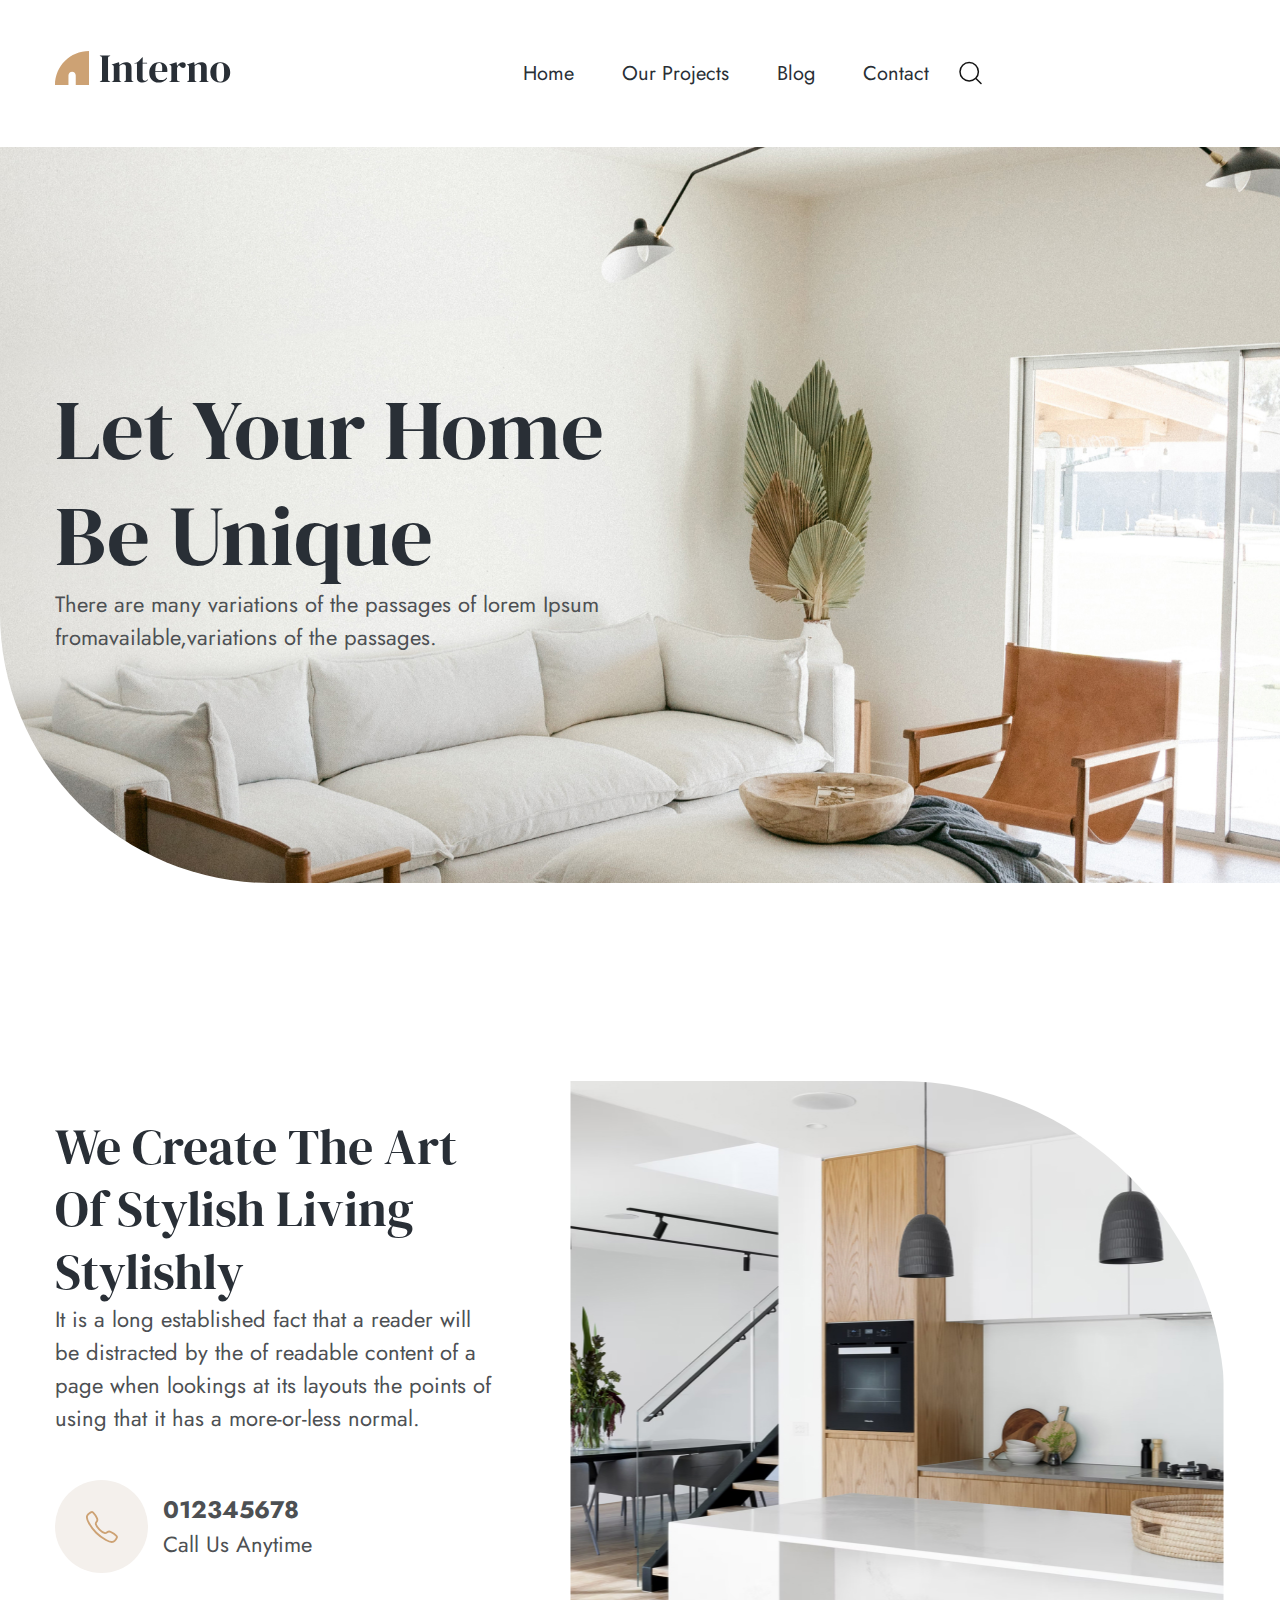
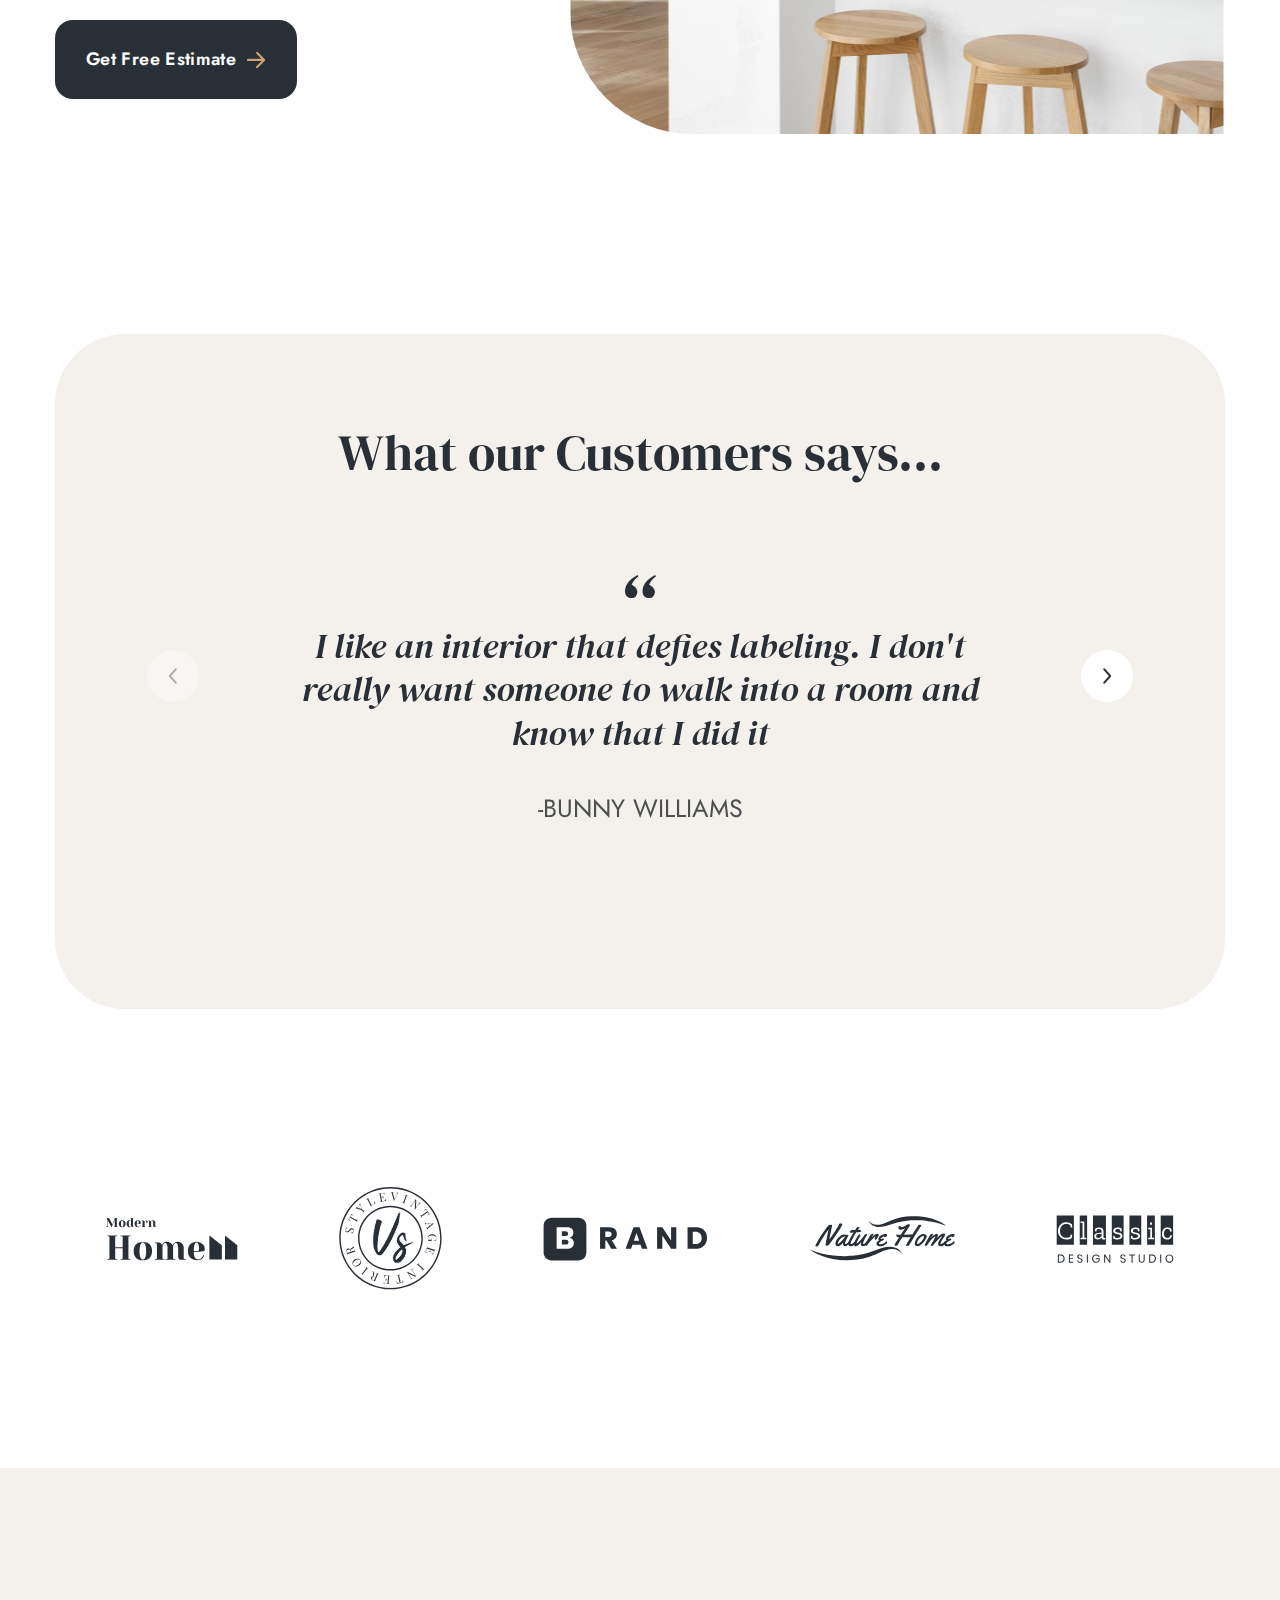
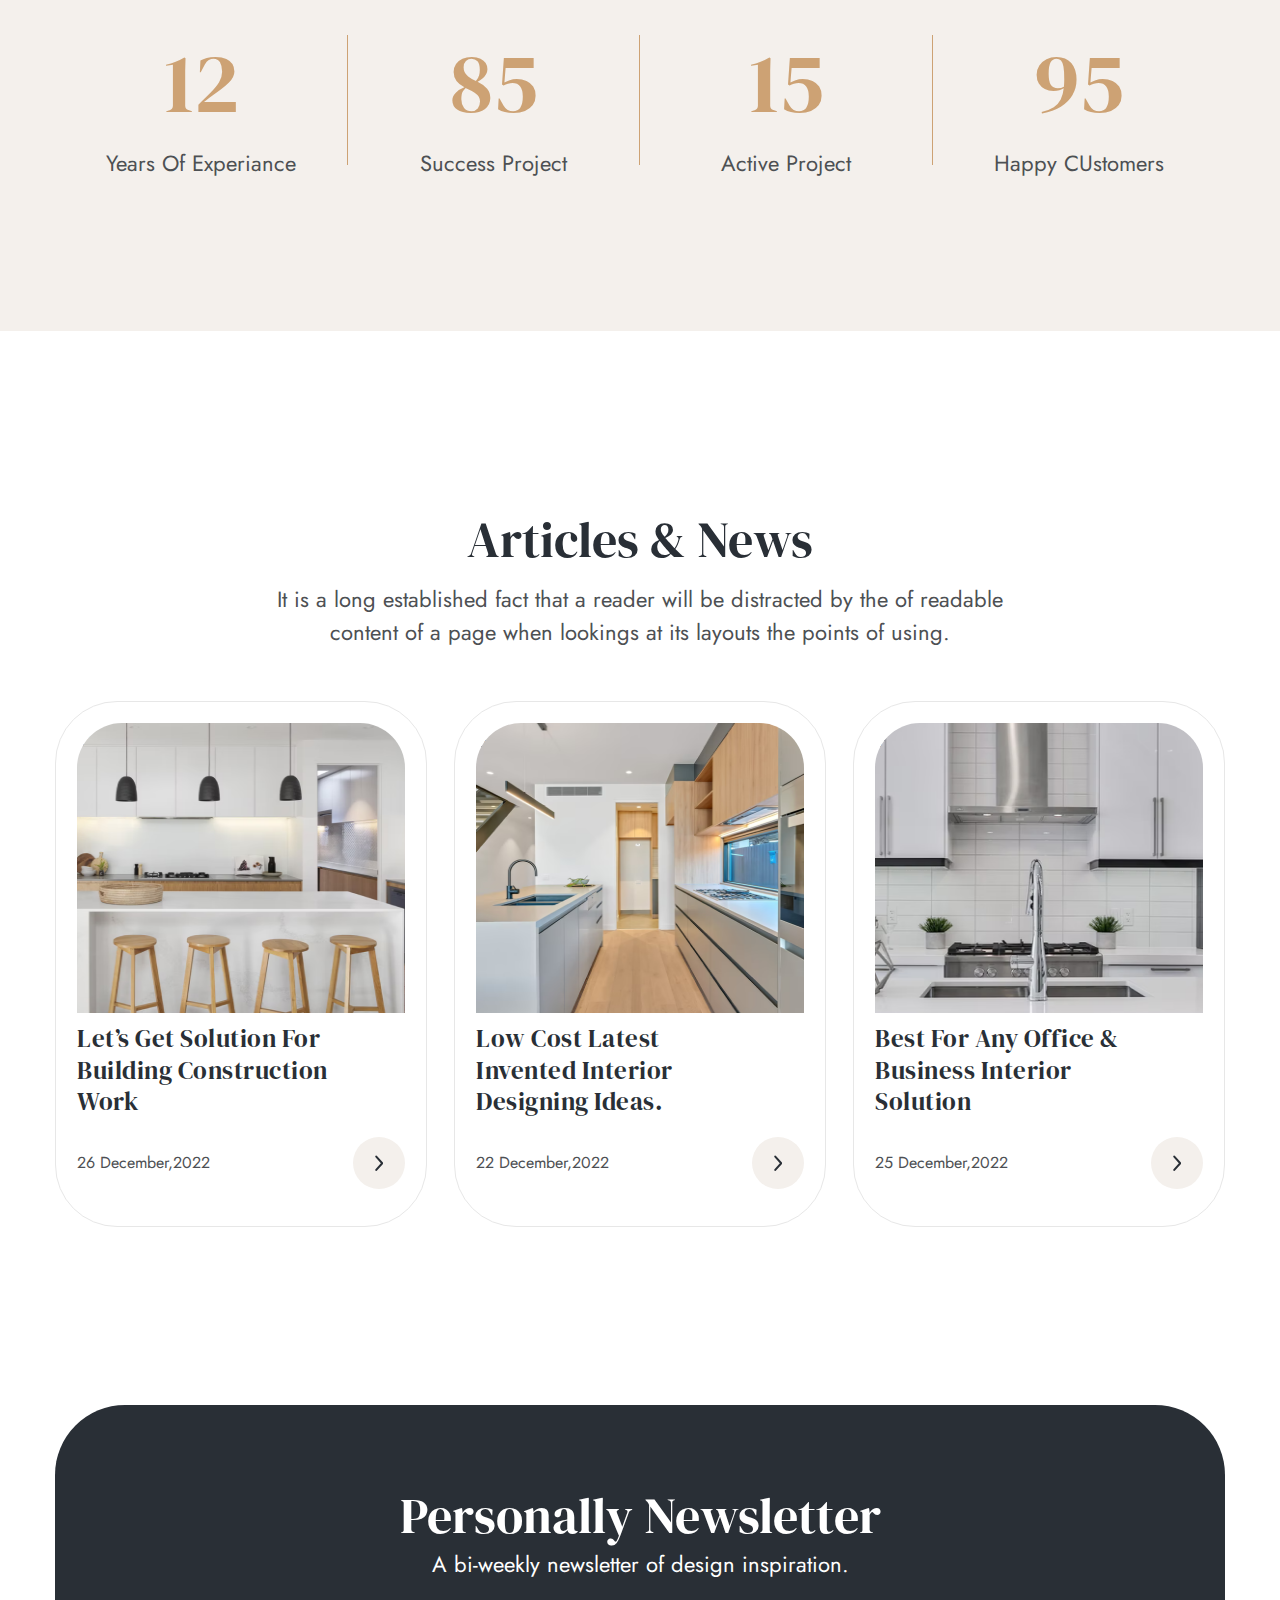
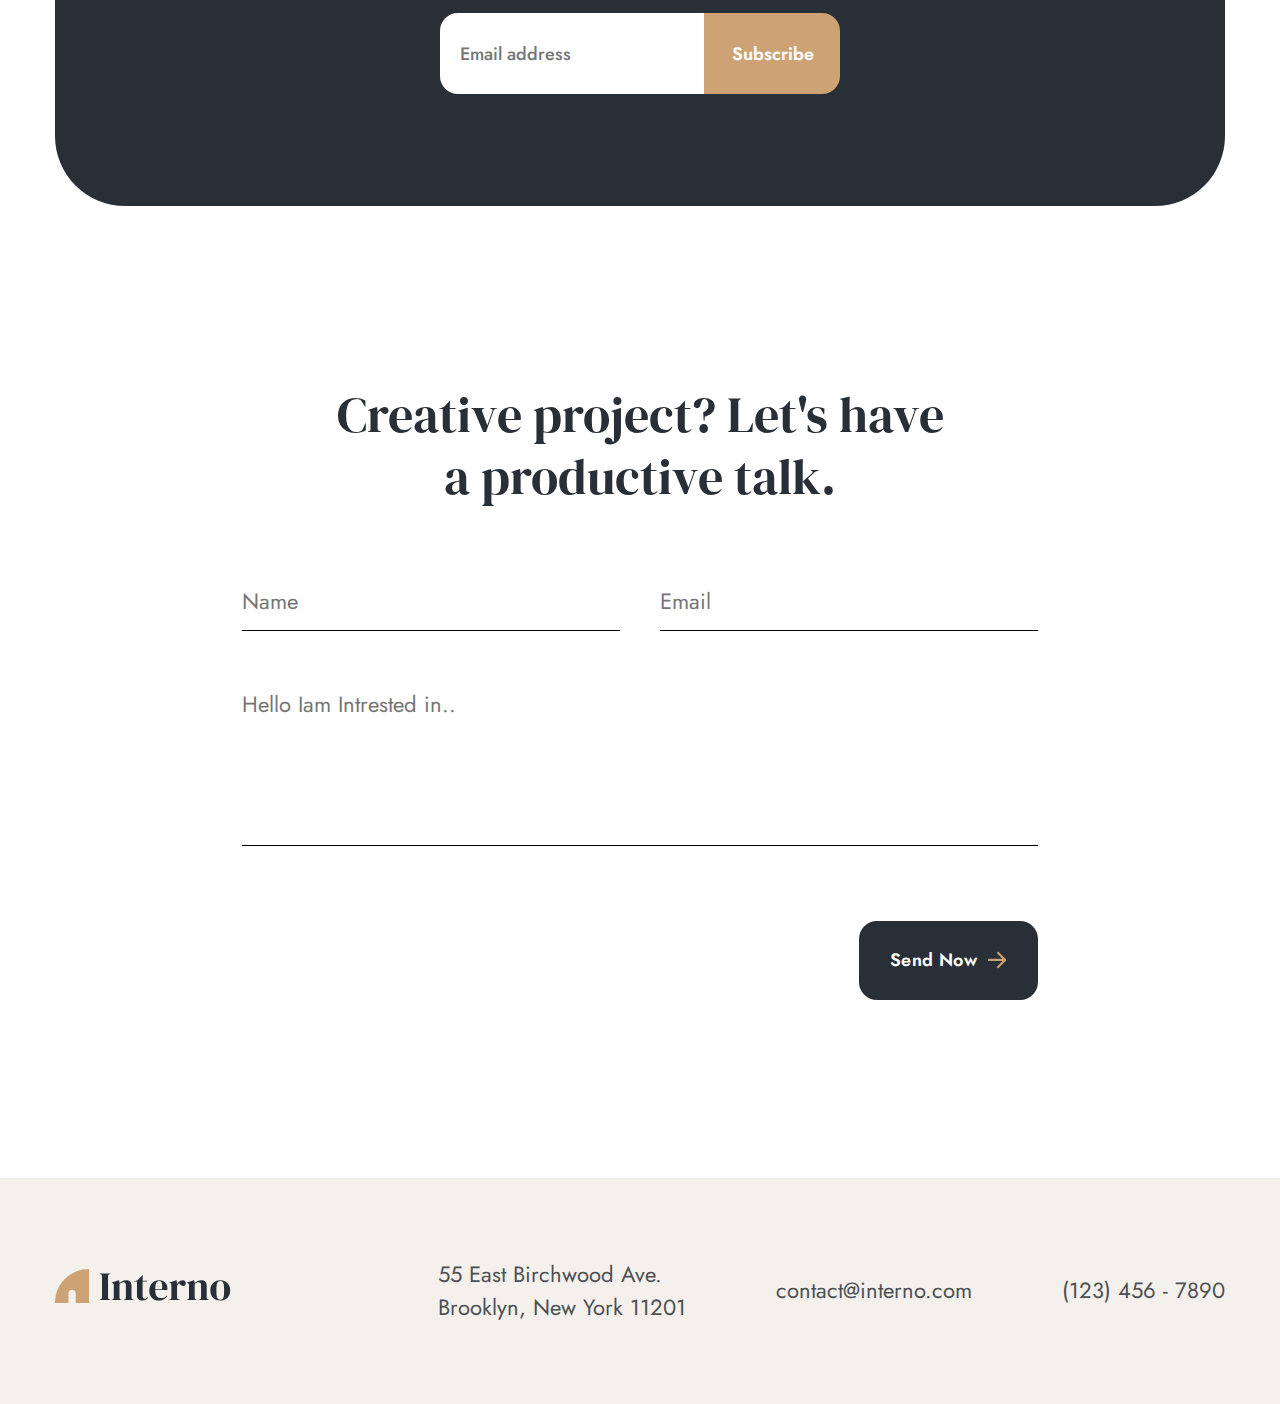
<file: index.html>
<!DOCTYPE html>
<html lang="en">
<head>
    <meta charset="UTF-8">
    <meta http-equiv="X-UA-Compatible" content="IE=edge">
    <meta name="viewport" content="width=device-width, initial-scale=1.0">
    <title>Interno</title>
    <link rel="stylesheet" href="css/swiper-bundle.min.css"/>
    <link rel="stylesheet" href="./css/style.css">
</head>
<body>
    <!-- Block Header -->
    <header>
        <div class="container">
            <div class="header">
                <a href="index.html" class="logo">
                    <img src="./images/main.logo.svg" alt="Interno">
                </a>
                <nav>
                    <ul class="header_nav">
                        <li class="header_item">
                            <a href="index.html" class="header_link">Home</a>
                        </li>
                        <li class="header_item">
                            <a href="portfolio.html" class="header_link">Our Projects</a>
                        </li>
                        <li class="header_item">
                            <a href="blog.html" class="header_link">Blog</a>
                        </li>
                        <li class="header_item">
                            <a href="contact.html" class="header_link">Contact</a>
                        </li>
                        <li class="header_item">
                            <button class="header_vector" onclick="openModal()">
                                <img src="./images/vector.h.svg" alt="">
                            </button>
                        </li>
                    </ul>
                </nav>
                <button class="header__menu" onclick="openModalMenu()"></button>
            </div>
        </div>
    </header>
    <!-- First Page -->
    <div class="hero">
        <img class="hero_img" src="./images/main.bg.jpg" alt="bg">
        <div class="container">
            <h1 class="hero_title">Let Your Home Be Unique</h1>
            <p class="hero_text">There are many variations of the passages of lorem Ipsum fromavailable,variations of the passages.</p>
        </div>
    </div>
    <div class="container">
        <div class="about">
            <div class="about_text">
                <h2 class="title">We Create The&nbsp;Art Of&nbsp;Stylish Living Stylishly</h2>
                <p>It is a long established fact that a reader will be distracted by the of readable content of a page
                    when lookings at its layouts the points of using
                    that it has a more-or-less normal.</p>
                <div class="about-call">
                    <div class="about-call_icon"></div>
                    <div class="about-call_text">
                        <p>012345678</p>
                        <p>Call Us Anytime</p>
                    </div>
                </div>
                <a href="#" class="btn-primary">Get Free Estimate</a>
            </div>
            <div class="about_thumb">
                <img src="./images/second.bg.jpg" alt="" class="about_img">
            </div>
        </div>
        <!-- Swiper -->
        <div class="swiper swiper-feedback">
            <div class="swiper-wrapper">
                <div class="swiper-slide swiper-feedback_slide">
                    <h2 class="title">What our Customers says...</h2>
                    <p class="swiper-feedback_text">I like an interior that defies labeling. I don't really want someone to walk into a room and know that I did it</p>
                    <span class="swiper-feedback_author">-Bunny Williams</span>
                </div>
                <div class="swiper-slide swiper-feedback_slide">
                <h2 class="title">What our Customers says...</h2>
                <p class="swiper-feedback_text">I like an interior that defies labeling. I don't really want someone to walk into a room and know that I did it</p>
                <span class="swiper-feedback_author">-Bunny Williams</span>
                </div>
            </div>
            <div class="swiper-button-next swiper-feedback_next"></div>
            <div class="swiper-button-prev swiper-feedback_prev"></div>
        </div>  
    </div>
    <div class="page">
        <div class="container">
            <div class="brands">
                <img src="./images/brands/clientlogo.01.svg" alt="Home">
                <img src="./images/brands/clientlogo.02.svg" alt="Stylevintage">
                <img src="./images/brands/clientlogo.03.svg" alt="Brand">
                <img src="./images/brands/clientlogo.04.svg" alt="Nature Home">
                <img src="./images/brands/clientlogo.05.svg" alt="Classic">
            </div>
        </div>
    </div>
    <div class="stat bg">
        <div class="container">
            <div class="stats">
                <div class="stats_item"><p><span>12</span>Years Of Experiance</p></div>
                <div class="stats_item"><p><span>85</span>Success Project</p></div>
                <div class="stats_item"><p><span>15</span>Active Project</p></div>
                <div class="stats_item"><p><span>95</span>Happy CUstomers</p></div>
            </div>
        </div>
    </div>
    <div class="page article">
        <div class="container">
            <h2 class="title article_title">Articles & News</h2>
            <p class="article_text">It is a long established fact that a reader will be distracted by the of readable content of a page when lookings at its layouts the points of using.</p>
            <div class="articles">
            <article class="articles_item">
                <div class="articles_thumb">
                    <img  class="articles_img" src="./images/articles.item01.png" alt="">
                    <span class="articles_tag">Kitchan Design</span>
                </div>
                <h3 class="articles_title">
                    <a href="">Let’s Get Solution For Building Construction Work</a>
                </h3>
                <div class="articles_info">
                    <span class="articles_date">26 December,2022</span>
                    <a href="#" class="articles_link"></a>
                </div>
            </article>
            <article class="articles_item">
                <div class="articles_thumb">
                    <img  class="articles_img" src="./images/articles.item02.png" alt="">
                    <span class="articles_tag">Living Design</span>
                </div>
                <h3 class="articles_title">
                    <a href="">Low Cost Latest Invented Interior Designing Ideas.</a>
                </h3>
                <div class="articles_info">
                    <span class="articles_date">22 December,2022</span>
                    <a href="#" class="articles_link"></a>
                </div>
            </article>
            <article class="articles_item">
                <div class="articles_thumb">
                    <img  class="articles_img" src="./images/articles.item03.png" alt="">
                    <span class="articles_tag">Interior Design</span>
                </div>
                <h3 class="articles_title">
                    <a href="">Best For Any Office & Business Interior Solution</a>
                </h3>
                <div class="articles_info">
                    <span class="articles_date">25 December,2022</span>
                    <a href="#" class="articles_link"></a>
                </div>
            </article>
            </div>
        </div>
    </div>
    <!-- Block Forms -->
    <section>
        <div class="container">
            <div class="subscribe">
                <h2 class="title">Personally Newsletter</h2>
                <p>A bi-weekly newsletter of design inspiration.</p>
                <div class="subscribe-box">
                    <input class="subscribe-box_input" type="email" placeholder="Email address">
                    <button class="subscribe-box_btn" type="submit">Subscribe</button>
                </div>
            </div>
        </div>
    </section>
    <section class="page contact">
        <div class="container">
            <h2 class="title">Creative project? Let's have a&nbsp;productive talk.</h2>
            <form class="contact_form">
                <input type="text" class="contact-form_input" placeholder="Name">
                <input type="email" class="contact-form_input" placeholder="Email">
                <textarea class="contact-form_textarea" placeholder="Hello Iam Intrested in.. "></textarea>
                <div class="contact-form_btn">
                    <a href="#" class="btn-primary">Send Now</a>
                </div>
            </form>
        </div>
    </section>
    <!-- Block Footer -->
    <footer class="bg">
        <div class="container">
            <div class="footer">
                <a href="#" class="logo">
                    <img src="./images/main.logo.svg" alt="Interno">
                </a>
                <div class="footer_info">
                    <p class="footer_address">
                        55 East Birchwood Ave.<br>Brooklyn, New York 11201
                    </p>
                    <a href="mailto:contact@interno.com">
                        contact@interno.com
                    </a>
                    <a href="tel:+1234567890">
                        (123) 456 - 7890
                    </a>
                </div>
            </div>
        </div>
    </footer>
    <!-- Search Menu -->
    <div class="overlay" id="overlay">
        <div class="modal-search">
            <div class="container">
                <div class="modal-search_content">
                    <input type="text" placeholder="Search" class="modal-search_input">
                    <button type="submit" class="modal-search_btn"></button>
                    <button type="button" class="modal-search_close" onclick="closeModal() "></button>
                </div>
            </div>
        </div>
    </div>
    <div class="overlay" id="overlayMenu">
        <div class="modal">
            <div class="container">
                <div class="modal_content">
                    <nav>
                        <ul class="header_nav">
                            <li class="header_item">
                                <a href="index.html" class="header_link">Home</a>
                            </li>
                            <li class="header_item">
                                <a href="portfolio.html" class="header_link">Our Projects</a>
                            </li>
                            <li class="header_item">
                                <a href="blog.html" class="header_link">Blog</a>
                            </li>
                            <li class="header_item">
                                <a href="contact.html" class="header_link">Contact</a>
                            </li>
                        </ul>
                    </nav>
                </div>
                <button type="button" class="modal_close" onclick="closeModalMenu()"></button>
            </div>
        </div>
    </div>
    <script src="script/swiper-bundle.min.js"></script> 
    <script src="script/script.js"></script>
</body>
</html>
</file>
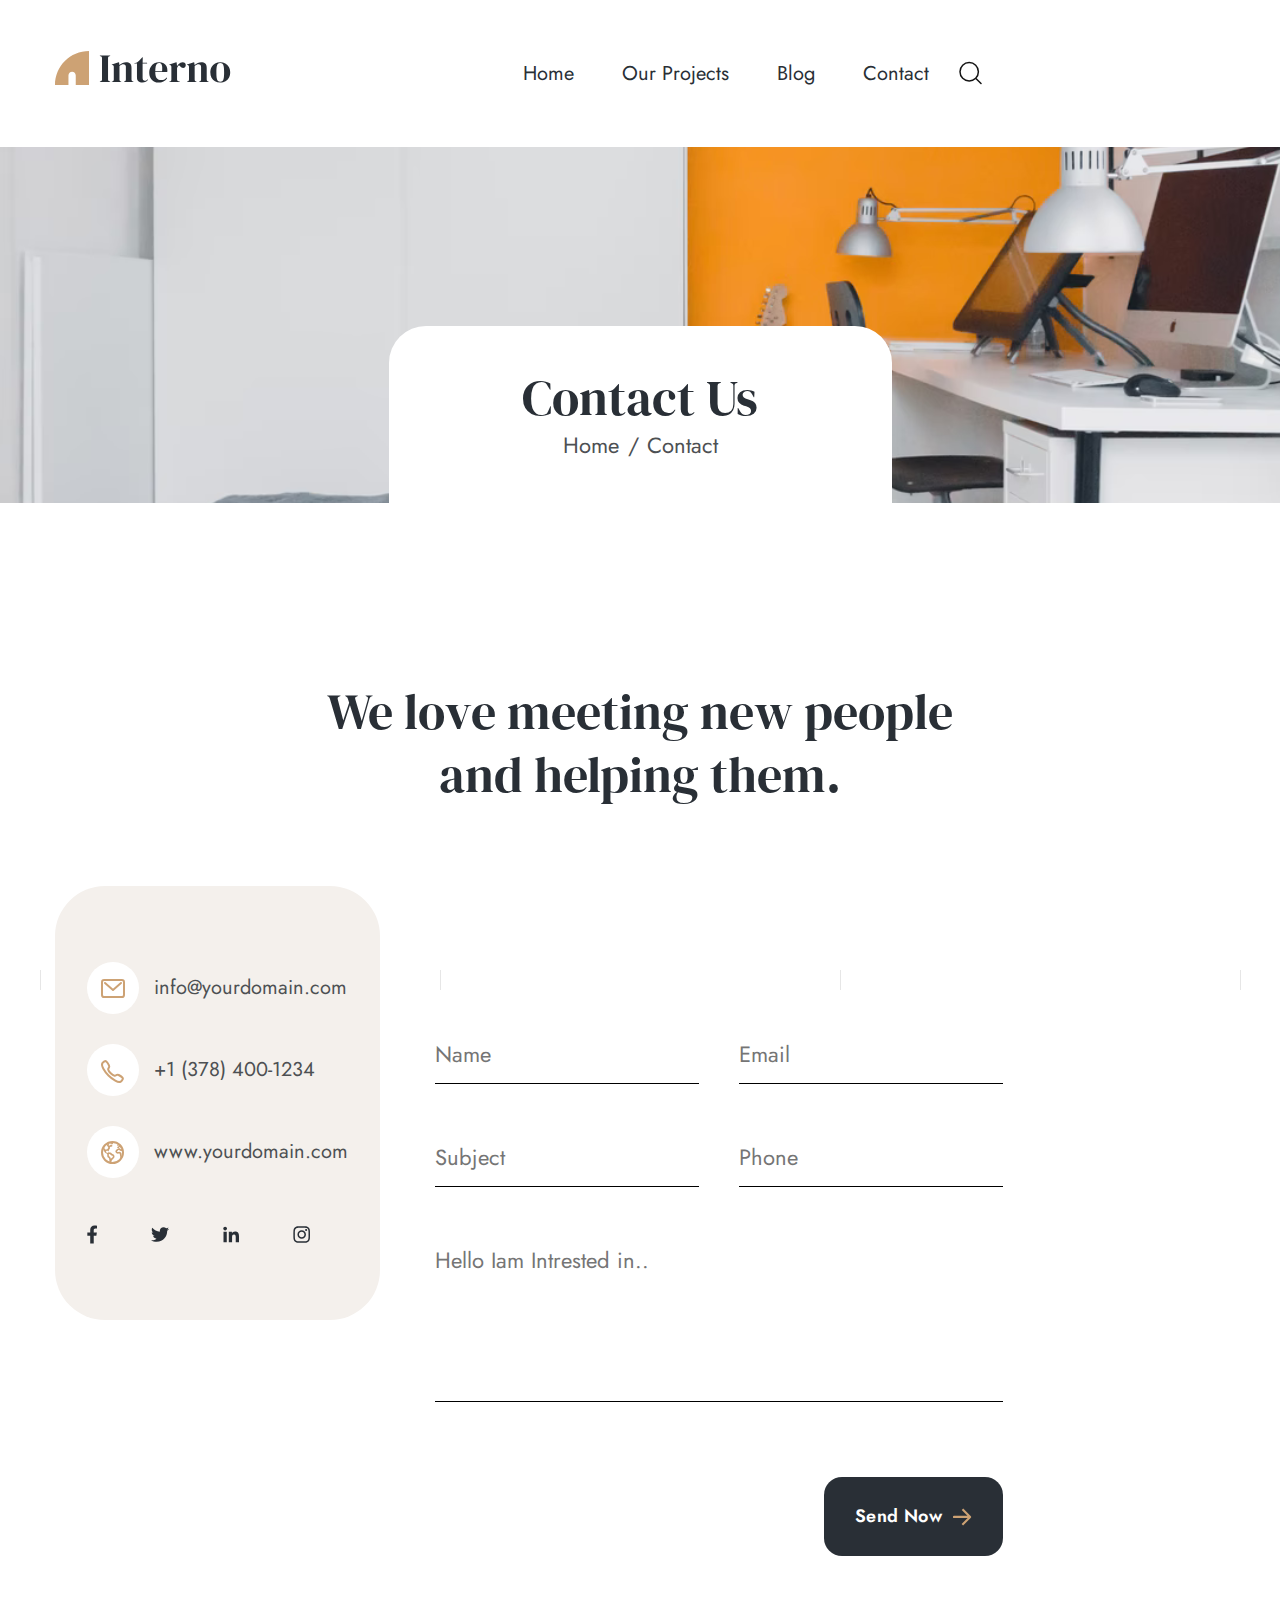
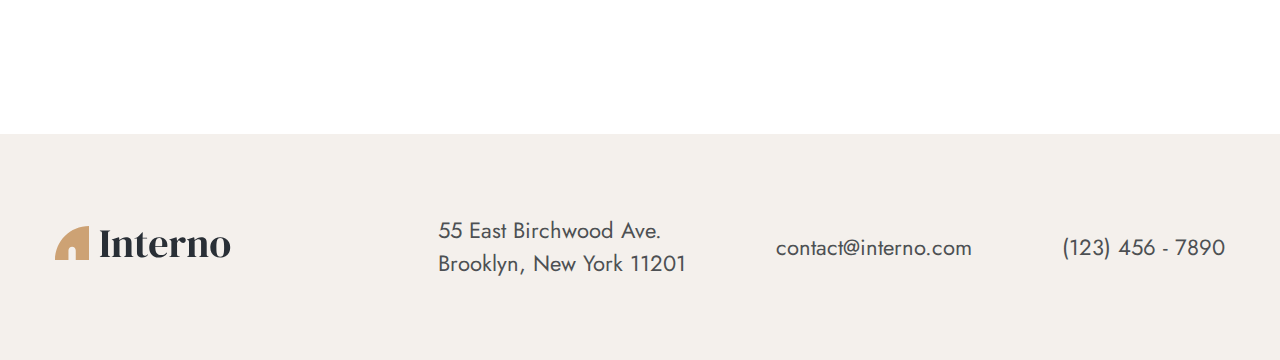
<file: contact.html>
<!DOCTYPE html>
<html lang="en">
<head>
    <meta charset="UTF-8">
    <meta http-equiv="X-UA-Compatible" content="IE=edge">
    <meta name="viewport" content="width=device-width, initial-scale=1.0">
    <title>Interno</title>
    <link rel="stylesheet" href="css/swiper-bundle.min.css"/>
    <link rel="stylesheet" href="./css/style.css">
</head>
<body>
    <!-- Block Header -->
    <header>
        <div class="container">
            <div class="header">
                <a href="index.html" class="logo">
                    <img src="./images/main.logo.svg" alt="Interno">
                </a>
                <nav>
                    <ul class="header_nav">
                        <li class="header_item">
                            <a href="index.html" class="header_link">Home</a>
                        </li>
                        <li class="header_item">
                            <a href="portfolio.html" class="header_link">Our Projects</a>
                        </li>
                        <li class="header_item">
                            <a href="blog.html" class="header_link">Blog</a>
                        </li>
                        <li class="header_item">
                            <a href="contact.html" class="header_link">Contact</a>
                        </li>
                        <li class="header_item">
                            <button class="header_vector" onclick="openModal()">
                                <img src="./images/vector.h.svg" alt="">
                            </button>
                        </li>
                    </ul>
                </nav>
                <button class="header__menu" onclick="openModalMenu()"></button>
            </div>
        </div>
    </header>
    <!-- Contacts -->
    <div class="thumb">
        <img class="thumb_img" src="./images/contact.bg2.svg" alt="" class="thumb_img">
        <div class="thumb_info">
            <h2 class="title thumb_title">Contact Us</h2>
            <ul class="breadcrumbs">
                <li><a href="">Home</a></li>
                <li>Contact</li>
            </ul>
        </div>
    </div>
    <section class="page contact">
        <div class="container">
            <h2 class="title">We love meeting new people and helping them.</h2>
            <div class="contact_box">
                <div class="contact_info">
                    <ul class="contact-list">
                        <li class="contact-list_item contact-list_email">
                            <a class="contact-list_link" href="mailto:info@yourdomain.com">info@yourdomain.com</a>
                        </li>
                        <li class="contact-list_item contact-list_tel">
                            <a class="contact-list_link" href="tel:+13784001234">+1 (378) 400-1234</a>
                        </li>
                        <li class="contact-list_item contact-list_website">
                            <a class="contact-list_link" href="www.yourdomain.com">www.yourdomain.com</a>
                        </li>
                    </ul>
                    <div class="post_social">
                        <a href="#" target="_blank">
                            <svg width="10" height="19" viewBox="0 0 10 19" fill="none">
                                <path d="M9.36719 10.625H6.73047V18.5H3.21484V10.625H0.332031V7.39062H3.21484V4.89453C3.21484 2.08203 4.90234 0.5 7.46875 0.5C8.69922 0.5 10 0.746094 10 0.746094V3.52344H8.55859C7.15234 3.52344 6.73047 4.36719 6.73047 5.28125V7.39062H9.85938L9.36719 10.625Z" fill="#292F36"/>
                            </svg>
                        </a>
                        <a href="#" target="_blank">
                            <svg width="18" height="15" viewBox="0 0 18 15" fill="none">
                                <path d="M16.1719 3.82617C16.875 3.29883 17.5078 2.66602 18 1.92773C17.3672 2.20898 16.6289 2.41992 15.8906 2.49023C16.6641 2.0332 17.2266 1.33008 17.5078 0.451172C16.8047 0.873047 15.9961 1.18945 15.1875 1.36523C14.4844 0.626953 13.5352 0.205078 12.4805 0.205078C10.4414 0.205078 8.78906 1.85742 8.78906 3.89648C8.78906 4.17773 8.82422 4.45898 8.89453 4.74023C5.83594 4.56445 3.09375 3.08789 1.26562 0.873047C0.949219 1.40039 0.773438 2.0332 0.773438 2.73633C0.773438 4.00195 1.40625 5.12695 2.42578 5.79492C1.82812 5.75977 1.23047 5.61914 0.738281 5.33789V5.37305C0.738281 7.16602 2.00391 8.64258 3.69141 8.99414C3.41016 9.06445 3.05859 9.13477 2.74219 9.13477C2.49609 9.13477 2.28516 9.09961 2.03906 9.06445C2.49609 10.541 3.86719 11.5957 5.48438 11.6309C4.21875 12.6152 2.63672 13.2129 0.914062 13.2129C0.597656 13.2129 0.316406 13.1777 0.0351562 13.1426C1.65234 14.1973 3.58594 14.7949 5.69531 14.7949C12.4805 14.7949 16.1719 9.20508 16.1719 4.31836C16.1719 4.14258 16.1719 4.00195 16.1719 3.82617Z" fill="#292F36"/>
                            </svg>
                        </a>
                        <a href="#" target="_blank">
                            <svg width="16" height="17" viewBox="0 0 16 17" fill="none">
                                <path d="M3.76562 16.3574V5.8457H0.496094V16.3574H3.76562ZM2.11328 4.43945C3.16797 4.43945 4.01172 3.56055 4.01172 2.50586C4.01172 1.48633 3.16797 0.642578 2.11328 0.642578C1.09375 0.642578 0.25 1.48633 0.25 2.50586C0.25 3.56055 1.09375 4.43945 2.11328 4.43945ZM15.9648 16.3574H16V10.5918C16 7.7793 15.3672 5.59961 12.0625 5.59961C10.4805 5.59961 9.42578 6.47852 8.96875 7.28711H8.93359V5.8457H5.80469V16.3574H9.07422V11.1543C9.07422 9.7832 9.32031 8.48242 11.0078 8.48242C12.6953 8.48242 12.7305 10.0293 12.7305 11.2598V16.3574H15.9648Z" fill="#292F36"/>
                            </svg>              
                        </a>
                        <a href="#" target="_blank">
                            <svg width="17" height="17" viewBox="0 0 17 17" fill="none">
                                <path d="M8.70605 4.21387C6.33105 4.21387 4.43848 6.14355 4.43848 8.48145C4.43848 10.8564 6.33105 12.749 8.70605 12.749C11.0439 12.749 12.9736 10.8564 12.9736 8.48145C12.9736 6.14355 11.0439 4.21387 8.70605 4.21387ZM8.70605 11.2646C7.18457 11.2646 5.92285 10.04 5.92285 8.48145C5.92285 6.95996 7.14746 5.73535 8.70605 5.73535C10.2275 5.73535 11.4521 6.95996 11.4521 8.48145C11.4521 10.04 10.2275 11.2646 8.70605 11.2646ZM14.124 4.06543C14.124 3.50879 13.6787 3.06348 13.1221 3.06348C12.5654 3.06348 12.1201 3.50879 12.1201 4.06543C12.1201 4.62207 12.5654 5.06738 13.1221 5.06738C13.6787 5.06738 14.124 4.62207 14.124 4.06543ZM16.9443 5.06738C16.8701 3.73145 16.5732 2.54395 15.6084 1.5791C14.6436 0.614258 13.4561 0.317383 12.1201 0.243164C10.7471 0.168945 6.62793 0.168945 5.25488 0.243164C3.91895 0.317383 2.76855 0.614258 1.7666 1.5791C0.801758 2.54395 0.504883 3.73145 0.430664 5.06738C0.356445 6.44043 0.356445 10.5596 0.430664 11.9326C0.504883 13.2686 0.801758 14.4189 1.7666 15.4209C2.76855 16.3857 3.91895 16.6826 5.25488 16.7568C6.62793 16.8311 10.7471 16.8311 12.1201 16.7568C13.4561 16.6826 14.6436 16.3857 15.6084 15.4209C16.5732 14.4189 16.8701 13.2686 16.9443 11.9326C17.0186 10.5596 17.0186 6.44043 16.9443 5.06738ZM15.1631 13.3799C14.9033 14.1221 14.3096 14.6787 13.6045 14.9756C12.4912 15.4209 9.89355 15.3096 8.70605 15.3096C7.48145 15.3096 4.88379 15.4209 3.80762 14.9756C3.06543 14.6787 2.50879 14.1221 2.21191 13.3799C1.7666 12.3037 1.87793 9.70605 1.87793 8.48145C1.87793 7.29395 1.7666 4.69629 2.21191 3.58301C2.50879 2.87793 3.06543 2.32129 3.80762 2.02441C4.88379 1.5791 7.48145 1.69043 8.70605 1.69043C9.89355 1.69043 12.4912 1.5791 13.6045 2.02441C14.3096 2.28418 14.8662 2.87793 15.1631 3.58301C15.6084 4.69629 15.4971 7.29395 15.4971 8.48145C15.4971 9.70605 15.6084 12.3037 15.1631 13.3799Z" fill="#292F36"/>
                            </svg>                                    
                        </a>
                    </div>
                </div>
                <div class="contact_form">
                    <form class="contact_form">
                        <input type="text" class="contact-form_input" placeholder="Name">
                        <input type="email" class="contact-form_input" placeholder="Email">
                        <input type="text" class="contact-form_input" placeholder="Subject">
                        <input type="tel" class="contact-form_input" placeholder="Phone">
                        <textarea class="contact-form_textarea" placeholder="Hello Iam Intrested in.."></textarea>
                        <div class="contact-form_btn">
                            <a href="#" class="btn-primary">Send Now</a>
                        </div>
                    </form>
                </div>
            </div>
        </div>
    </section>
    <!-- Block Footer -->
    <footer class="bg">
        <div class="container">
            <div class="footer">
                <a href="#" class="logo">
                    <img src="./images/main.logo.svg" alt="Interno">
                </a>
                <div class="footer_info">
                    <p class="footer_address">
                        55 East Birchwood Ave.<br>Brooklyn, New York 11201
                    </p>
                    <a href="mailto:contact@interno.com">
                        contact@interno.com
                    </a>
                    <a href="tel:+1234567890">
                        (123) 456 - 7890
                    </a>
                </div>
            </div>
        </div>
    </footer>
    <div class="overlay" id="overlayMenu">
        <div class="modal">
            <div class="container">
                <div class="modal_content">
                    <nav>
                        <ul class="header_nav">
                            <li class="header_item">
                                <a href="index.html" class="header_link">Home</a>
                            </li>
                            <li class="header_item">
                                <a href="portfolio.html" class="header_link">Our Projects</a>
                            </li>
                            <li class="header_item">
                                <a href="blog.html" class="header_link">Blog</a>
                            </li>
                            <li class="header_item">
                                <a href="contact.html" class="header_link">Contact</a>
                            </li>
                        </ul>
                    </nav>
                </div>
                <button type="button" class="modal_close" onclick="closeModalMenu()"></button>
            </div>
        </div>
    </div>
    <script src="script/swiper-bundle.min.js"></script> 
    <script src="script/script.js"></script>
</body>
</html>
</file>
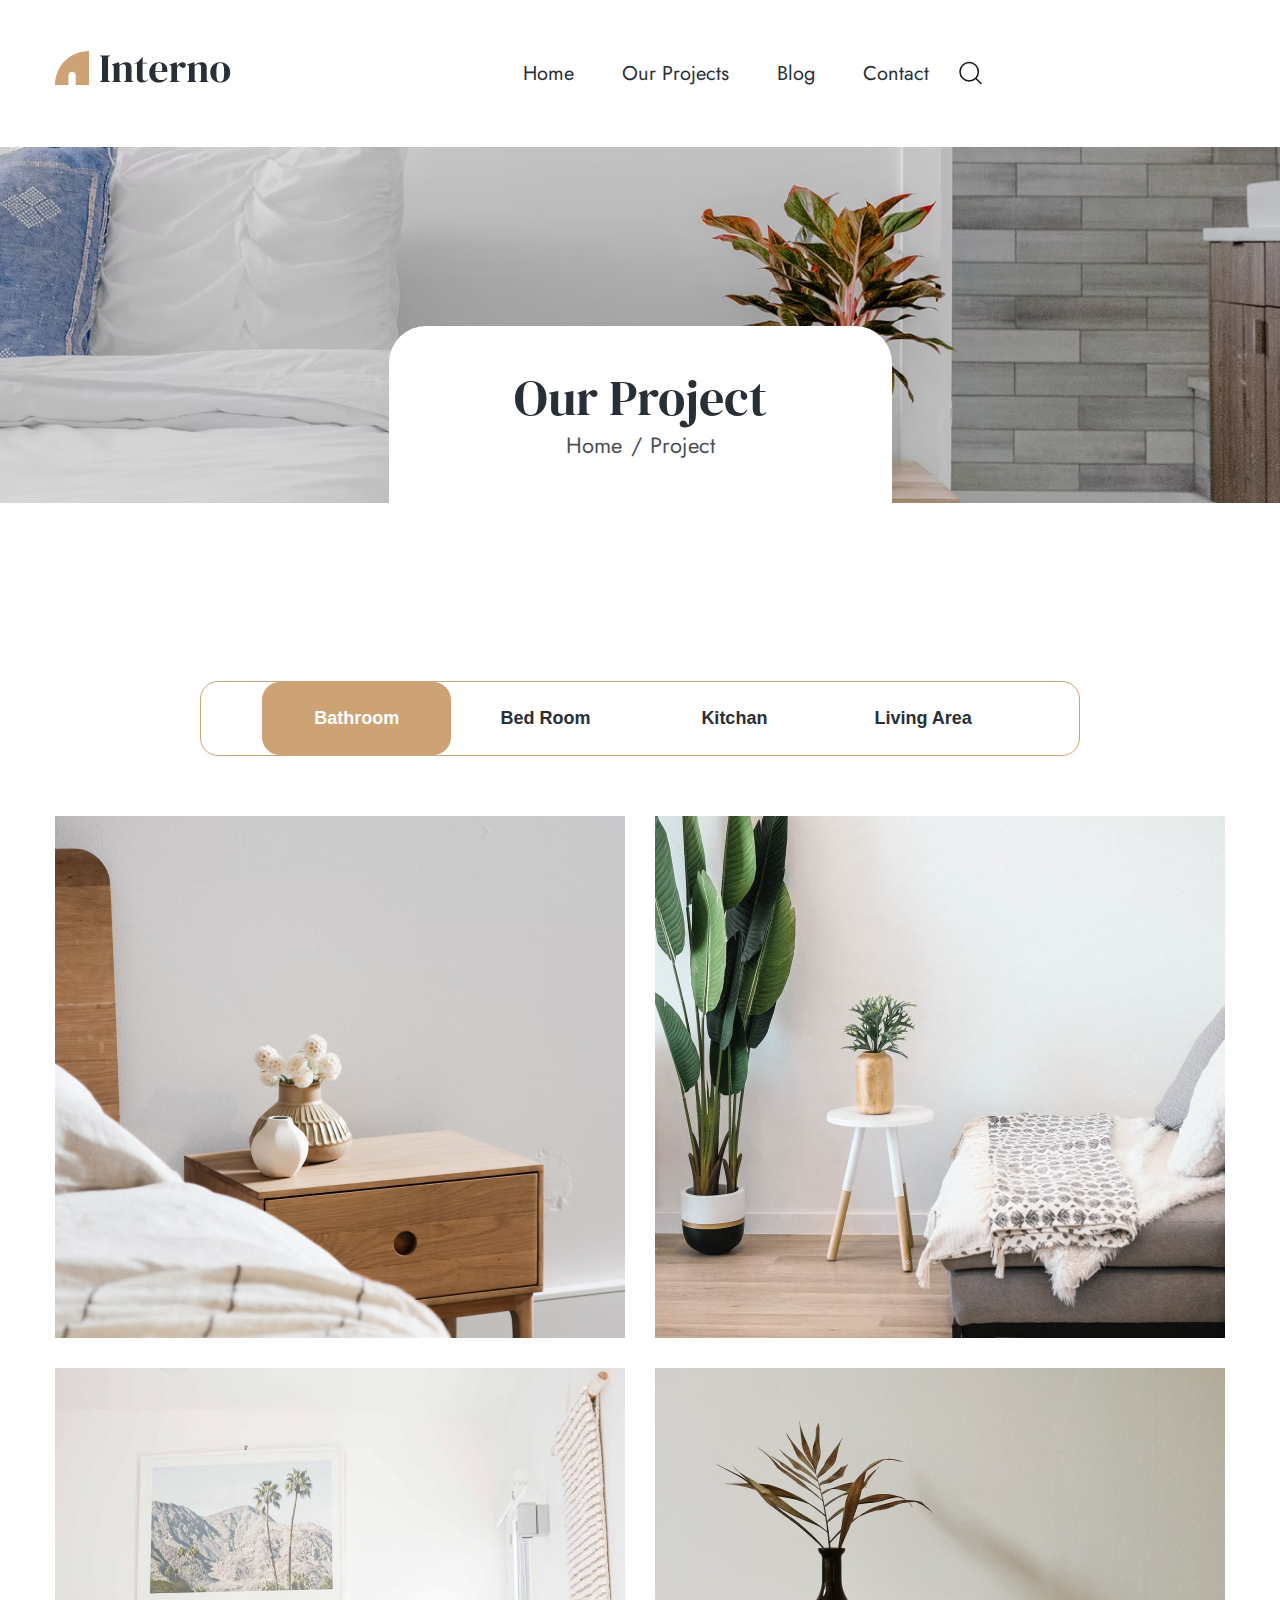
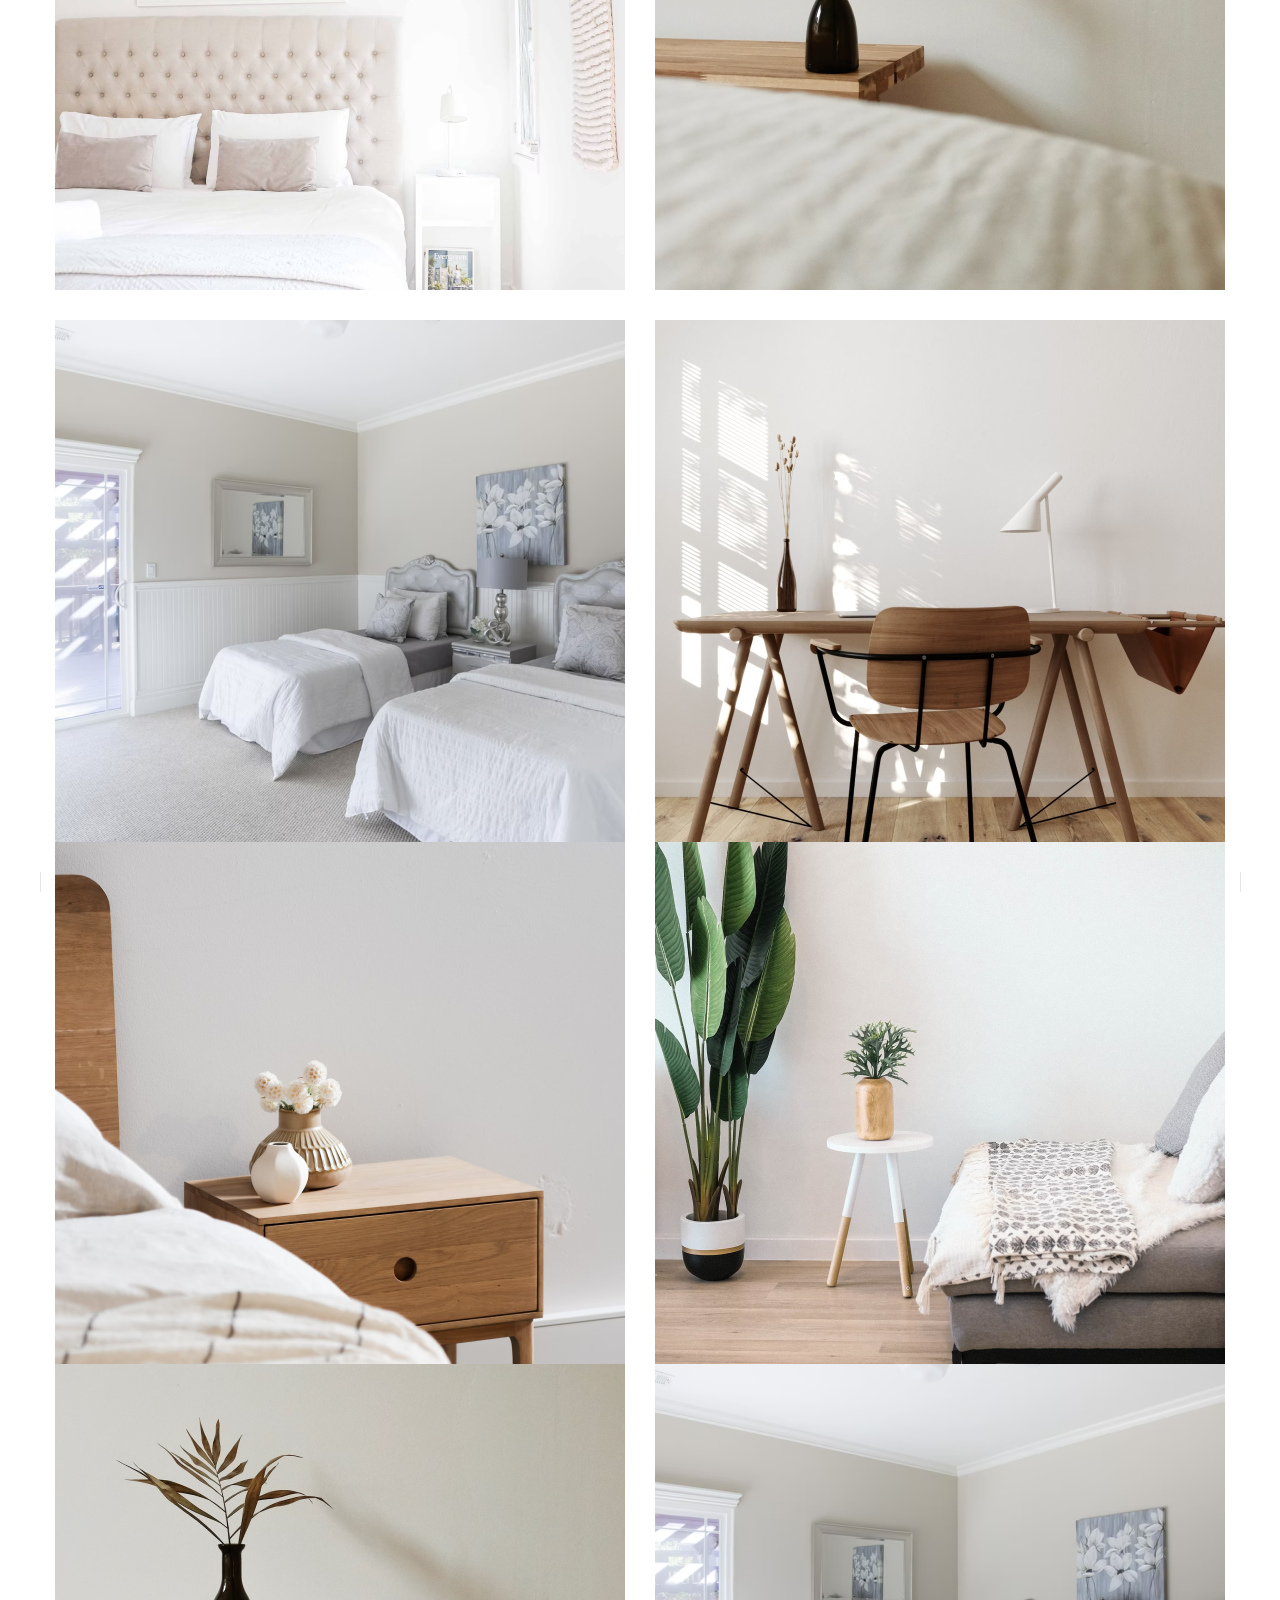
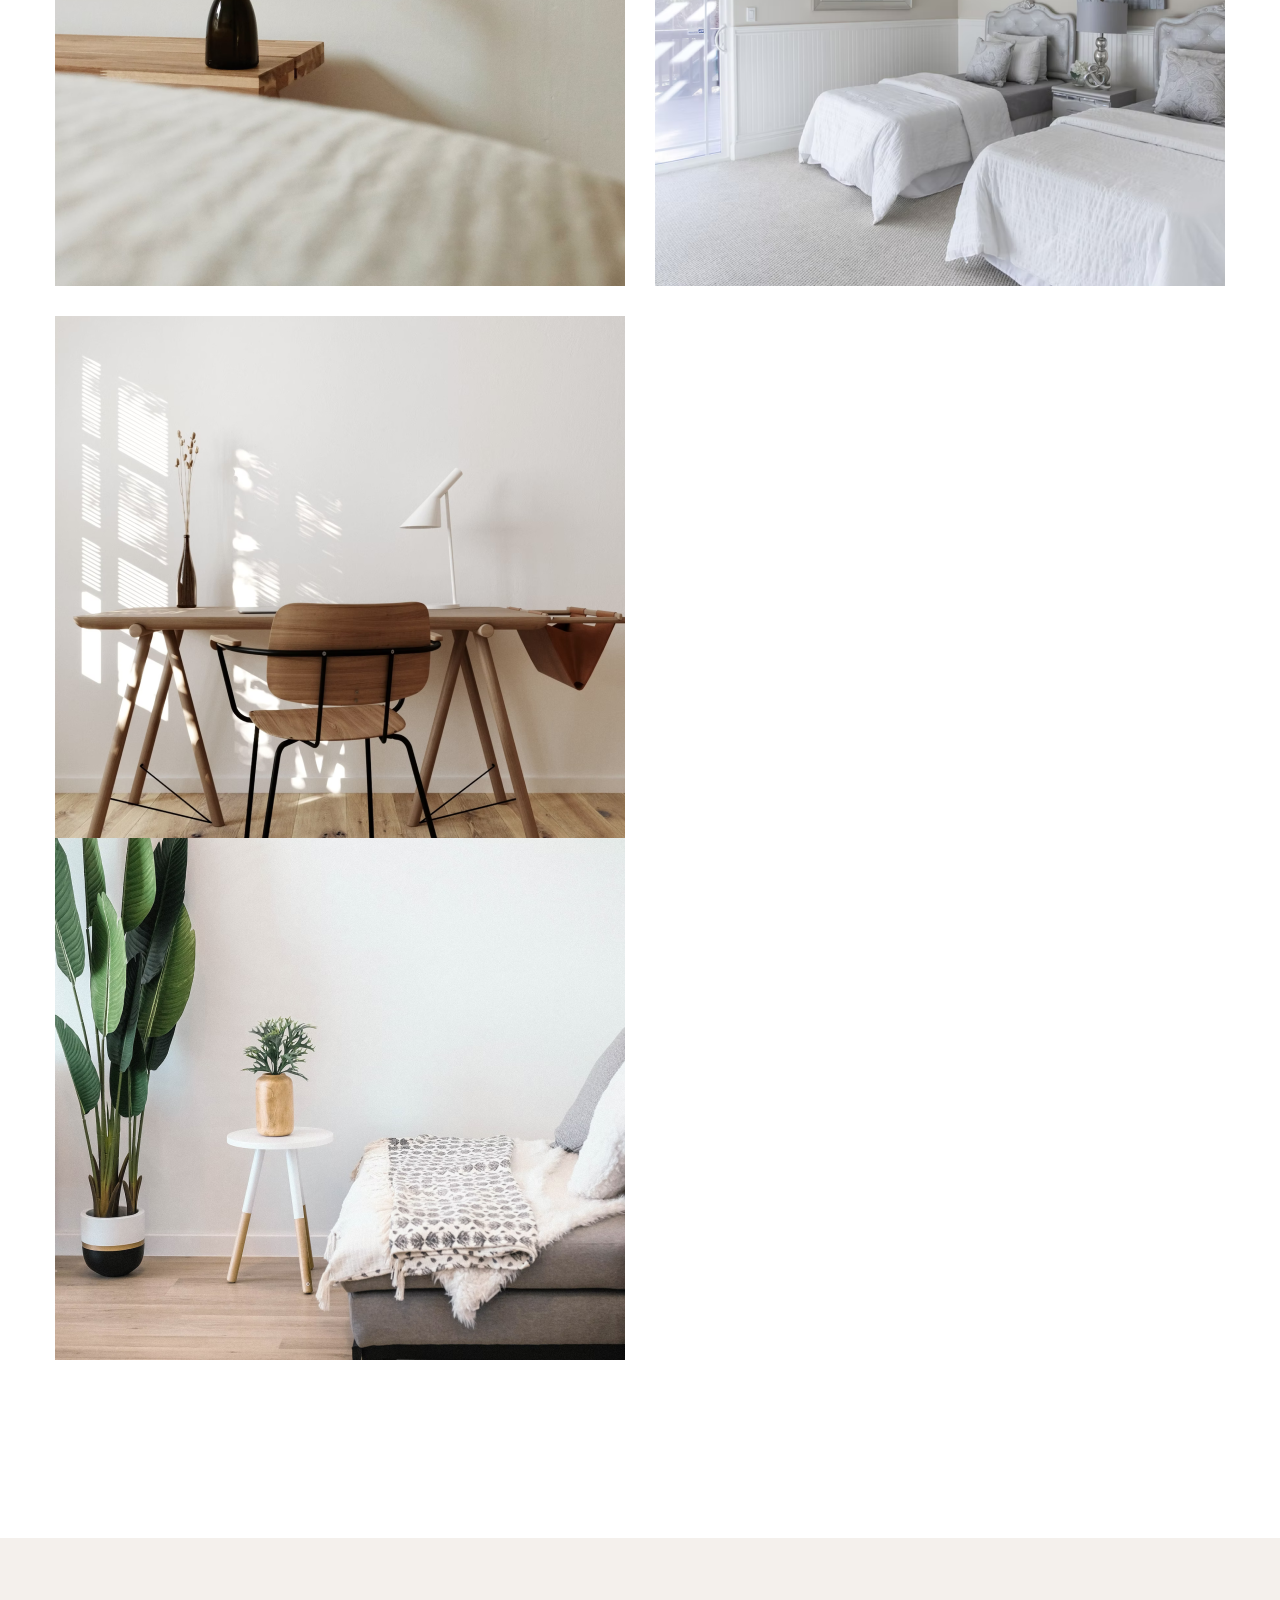
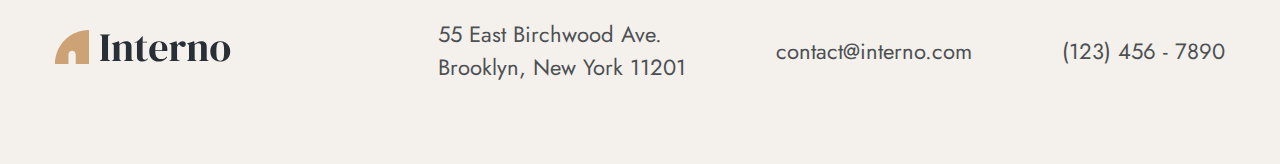
<file: portfolio.html>
<!DOCTYPE html>
<html lang="en">
<head>
    <meta charset="UTF-8">
    <meta http-equiv="X-UA-Compatible" content="IE=edge">
    <meta name="viewport" content="width=device-width, initial-scale=1.0">
    <title>Interno</title>
    <link rel="stylesheet" href="css/swiper-bundle.min.css"/>
    <link rel="stylesheet" href="./css/style.css">
</head>
<body>
    <!-- Block Header -->
    <header>
        <div class="container">
            <div class="header">
                <a href="index.html" class="logo">
                    <img src="./images/main.logo.svg" alt="Interno">
                </a>
                <nav>
                    <ul class="header_nav">
                        <li class="header_item">
                            <a href="index.html" class="header_link">Home</a>
                        </li>
                        <li class="header_item">
                            <a href="portfolio.html" class="header_link">Our Projects</a>
                        </li>
                        <li class="header_item">
                            <a href="blog.html" class="header_link">Blog</a>
                        </li>
                        <li class="header_item">
                            <a href="contact.html" class="header_link">Contact</a>
                        </li>
                        <li class="header_item">
                            <button class="header_vector" onclick="openModal()">
                                <img src="./images/vector.h.svg" alt="">
                            </button>
                        </li>
                    </ul>
                </nav>
                <button class="header__menu" onclick="openModalMenu()"></button>
            </div>
        </div>
    </header>
    <!-- Second Page -->
    <div class="thumb">
        <img class="thumb_img" src="./images/portfolio.bg.png" alt="" class="thumb_img">
        <div class="thumb_info">
            <h2 class="title thumb_title">Our Project</h2>
            <ul class="breadcrumbs">
                <li><a href="">Home</a></li>
                <li>Project</li>
            </ul>
        </div>
    </div>
    <div class="page">
        <div class="container">
            <div class="tabs">
                <button class="tab-link active " onclick="openTab(event, 'tab1')">Bathroom</button>
                <button class="tab-link" onclick="openTab(event, 'tab2')">Bed Room</button>
                <button class="tab-link" onclick="openTab(event, 'tab3')">Kitchan</button>
                <button class="tab-link" onclick="openTab(event, 'tab4')">Living Area</button>
            </div>
            <div id="tab1" class="tab-content" style="display: block;">
                <div class="tab-content_box">
                    <div class="tab_content_thumb">
                        <img src="./images/portfolio.01.png" alt="">
                    </div>
                    <div class="tab_content_thumb">
                        <img src="./images/portfolio.02.png" alt="">
                    </div>
                    <div class="tab_content_thumb">
                        <img src="./images/portfolio.03.png" alt="">
                    </div>
                    <div class="tab_content_thumb">
                        <img src="./images/portfolio.04.png" alt="">
                    </div>
                    <div class="tab_content_thumb">
                        <img src="./images/portfolio.05.png" alt="">
                    </div>
                    <div class="tab_content_thumb">
                        <img src="./images/portfolio.06.png" alt="">
                    </div>
                </div>
            </div>
            <div id="tab2" class="tab-content">
                <div class="tab-content_box">
                    <div class="tab_content_thumb">
                        <img src="./images/portfolio.01.png" alt="">
                    </div>
                    <div class="tab_content_thumb">
                        <img src="./images/portfolio.02.png" alt="">
                    </div>
                </div>
            </div>
            <div id="tab3" class="tab-content">
                <div class="tab-content_box">
                    <div class="tab_content_thumb">
                        <img src="./images/portfolio.04.png" alt="">
                    </div>
                    <div class="tab_content_thumb">
                        <img src="./images/portfolio.05.png" alt="">
                    </div>
                    <div class="tab_content_thumb">
                        <img src="./images/portfolio.06.png" alt="">
                    </div>
                </div>
            </div>
            <div id="tab4" class="tab-content">
                <div class="tab-content_box">
                    <div class="tab_content_thumb">
                        <img src="./images/portfolio.02.png" alt="">
                    </div>
                </div>
            </div>
        </div>
    </div>
    <!-- Block Footer -->
    <footer class="bg">
        <div class="container">
            <div class="footer">
                <a href="#" class="logo">
                    <img src="./images/main.logo.svg" alt="Interno">
                </a>
                <div class="footer_info">
                    <p class="footer_address">
                        55 East Birchwood Ave.<br>Brooklyn, New York 11201
                    </p>
                    <a href="mailto:contact@interno.com">
                        contact@interno.com
                    </a>
                    <a href="tel:+1234567890">
                        (123) 456 - 7890
                    </a>
                </div>
            </div>
        </div>
    </footer>
    <div class="overlay" id="overlayMenu">
        <div class="modal">
            <div class="container">
                <div class="modal_content">
                    <nav>
                        <ul class="header_nav">
                            <li class="header_item">
                                <a href="index.html" class="header_link">Home</a>
                            </li>
                            <li class="header_item">
                                <a href="portfolio.html" class="header_link">Our Projects</a>
                            </li>
                            <li class="header_item">
                                <a href="blog.html" class="header_link">Blog</a>
                            </li>
                            <li class="header_item">
                                <a href="contact.html" class="header_link">Contact</a>
                            </li>
                        </ul>
                    </nav>
                </div>
                <button type="button" class="modal_close" onclick="closeModalMenu()"></button>
            </div>
        </div>
    </div>
    <script src="script/swiper-bundle.min.js"></script> 
    <script src="script/script.js"></script>
</body>
</html>
</file>
<file: css/style.css>
@import url('https://fonts.googleapis.com/css2?family=DM+Serif+Display&family=Jost:ital,wght@0,400;0,700;1,400&display=swap');

* {
    margin: 0;
    padding: 0;
    box-sizing: border-box;
}
body {
    /* font-family: 'DM Serif Display', serif; */
    font-family: 'Jost', sans-serif;
    background-image: url(../images/line.bg.svg);
    background-repeat: no-repeat;
    background-position: center;
    font-size: 22px;
    line-height: 1.5;
    color: #4D5053;
}
button {
    cursor: pointer;
    background-color: transparent;
    border: none;
    cursor: pointer;
    background-color: transparent;
    border: none;
}
/* Block Header */
.container {
    max-width: 1200px;
    margin: 0 auto;
    padding-left: 15px;
    padding-right: 15px;
}
.header {
    display: flex;
    justify-content: space-between;
    align-items: center;
    padding-top: 43px;
    padding-bottom: 45px;
}
.page {
    padding-top: 178px;
    padding-bottom: 178px;
}
.header_nav {
    display: flex;
    align-items: center;
    list-style-type: none;
    padding-left: 0;
}
.header_item {
    margin-left: 48px;
}
.header_item:last-child {
    margin-left: 30px;
}
.header_link {
    color: #292F36;
    font-size: 20px;
    text-decoration: none;
    transition: .2s;
}
.header_link:hover {
    color: #CDA274;
}
.header_vector {
    padding: 0;
    background: transparent;
    border: none;
    display: flex;
    cursor: pointer;
}
/* First Page */
.hero {
    position: relative;
    overflow: hidden;
    border-radius: 0 0 0 30vh;
    height: calc(100vh - 164px);
    min-height: 400px;
    max-height: 1042px;
    display: flex;
    align-items: center;
    margin-bottom: 198px;
}
.hero > .container {
    flex-basis: 100%;
}
.hero_img {
    width: 100%;
    height: 100%;
    position: absolute;
    top: 0;
    left: 0;
    object-fit: cover;
    z-index: -1;
}
.hero_title {
    font-family: 'DM Serif Display', sans-serif;
    font-weight: 400;
    font-size: 85px;
    line-height: 1.25;
    color: #292F36;
    margin-top: 0;
}
.hero_title,
.hero_text {
    max-width: 600px;
}
.title {
    font-family: 'DM Serif Display', serif;
    font-size: 50px;
    line-height: 1.25;
    font-weight: 400;
    color: #292F36;
    margin-top: 0;
}
.btn-primary {
    display: inline-block;
    padding: 26px 61px 26px 31px;
    background-color: #292F36;
    font-size: 18px;
    font-weight: 600;
    letter-spacing: 0.02em;
    color: #FFFFFF;
    text-decoration: none;
    cursor: pointer;
    border: none;
    border-radius: 18px;
    position: relative;
    transition: .2s;
}
.btn-primary::after {
    content: '';
    background-image: url(../images/arrow.svg);
    background-size: cover;
    background-repeat: no-repeat;
    display: inline-block;
    width: 20px;
    height: 18px;
    position: absolute;
    right: 31px;
    top: calc(50% - 9px);
}
.btn-primary:hover {
    background-color: #CDA274;
}
.btn-primary:hover::after {
    background-image: url(../images/dark.arrow.svg);
}


.about {
    display: flex;
    justify-content: space-between;
    align-items: center;
    gap: 75px;
}
.about_text {
    flex-grow: 1;
    flex-basis: calc(100% - 700px);
}
.about_thumb {
    position: relative;
    overflow: hidden;
    flex-basis: 700px;
    height: 653px;
    border-radius: 0 326px 0px 123px;
}
.about_img {
    position: absolute;
    left: 50%;
    top: 50%;
    transform: translate(-50%, -50%);
}
.about-call {
    display: flex;
    align-items: center;
    gap: 15px;
    margin-top: 45px;
    margin-bottom: 47px;
}
.about-call_icon {
    background-color: #F4F0EC;
    width: 93px;
    height: 93px;
    border-radius: 100%;
    display: flex;
    align-items: center;
    justify-content: center;
}
.about-call_icon::after {
    content: '';
    background-image: url(../images/call.icon.svg);
    background-size: cover;
    background-repeat: no-repeat;
    display: block;
    width: 32px;
    height: 32px;
}
.about-call_text > p {
    margin: 0;
}
.about-call_text > p:first-child {
    font-weight: 700;
    font-size: 24px;
}
/* Swiper */
.swiper-feedback {
    margin-top: 200px;
}
.swiper-feedback_slide {
    text-align: center;
    background-color: #F4F0EC;
    border-radius: 70px;
    padding: 88px 225px 182px;
    box-sizing: border-box;
}
.swiper-feedback_text {
    font-family: 'DM Serif Display', serif;
    font-size: 35px;
    line-height: 1.25;
    font-style: italic;
    color: #292F36;
    margin-top: 90px;
    margin-bottom: 34px;
}
.swiper-feedback_text::before {
    content: '';
    background-image: url(../images/quotes.svg);
    display: block;
    width: 31px;
    height: 23px;
    margin: 0 auto 27px;
}
.swiper-feedback_author {
    font-size: 25px;
    text-transform: uppercase;
}
.swiper-feedback_next {
    right: 92px;
}
.swiper-feedback_prev {
    left: 92px;
}
.swiper-feedback_next,
.swiper-feedback_prev {
    background-color: #FFF;
    width: 52px;
    height: 52px;
    border-radius: 100%;
}
.swiper-feedback_next::after,
.swiper-feedback_prev::after {
    content: '';
    background-image: url(../images/nextarr.svg);
    background-size: cover;
    background-position: center center;
    background-color: transparent;
    display: block;
    width: 8px;
    height: 16px;
}
.swiper-feedback_prev::after {
    transform: rotate(180deg);
}
.brands {
    display: flex;
    justify-content: space-around;
    align-items: center;
}
.stat {
    padding-top: 151px;
    padding-bottom: 151px;
}
.stats {
    display: flex;
    justify-content: space-around;
    align-items: center;
    text-align: center;
}
.stats_item {
    flex-basis: 25%;
    padding: 0 15px;
    position: relative;
}
.stats_item::after {
    content: '';
    display: block;
    width: 1px;
    height: 130px;
    background-color: #CDA274;
    position: absolute;
    right: 0;
    top: calc(50% - 65px);
}
.stats_item:last-child::after {
    display: none;
}
.stats_item p {
    margin-top: 0;
}
.stats_item span {
    display: block;
    font-family: 'DM Serif Display', serif;
    font-size: 85px;
    color: #CDA274;
}
.article_title,
.article_text {
    text-align: center;
}
.article_title {
    margin-bottom: 12px;
}
.article_text {
    max-width: 800px;
    margin: 0 auto;
}
.articles {
    display: grid;
    grid-template-columns: repeat(3, 1fr);
    gap: 27px;
    margin-top: 52px;
}
.article-main {
    margin-bottom: 150px;
}
.articles_item,
.article-main_item {
    border: 1px solid #E7E7E7;
    border-radius: 62px;
    padding: 21px 21px 37px 21px;
    background-color: #FFF;
    transition: .4s;
}
.articles_item:hover,
.article-main_item:hover {
    background-color: #F4F0EC;
}
.article-main_item {
    display: grid;
    grid-template-columns: repeat(2, 1fr);
    align-items: center;
    gap: 4vw;
}
.article-main_thumb {
    position: relative;
    overflow: hidden;
    width: 100%;
    height: 478px;
    border-radius: 50px;
}
.article-main_content {
    padding: 0 34px 0 0;
}
.articles_thumb {
    position: relative;
    overflow: hidden;
    width: 100%;
    height: 290px;
    border-radius: 45px 45px 0 0;
}
.articles_img,
.article-main_img {
    width: 100%;
    height: 100%;
    position: absolute;
    left: 50%;
    top: 50%;
    transform: translate(-50%, -50%);
}
.articles_tag {
    font-size: 16px;
    letter-spacing: 0.01em;
    text-transform: capitalize;
    background: #FFFFFF;
    border-radius: 8px 8px 8px 0px;
}
.articles_title,
.article-main_title {
    font-family: 'DM Serif Display', serif;
    font-size: 25px;
    font-weight: 400;
    line-height: 1.25;
    letter-spacing: 0.02em;
    text-transform: capitalize;
    color: #292F36;
    margin-top: 10px;
    margin-bottom: 20px;
    max-width: 260px;
}
.article-main_title {
    max-width: 100%;
}
.articles_title a,
.article-main_title a {
    color: inherit;
    text-decoration: none;
}
.articles_info,
.article-main_info {
    display: flex;
    justify-content: space-between;
    align-items: center;
}
.articles_date,
.article-main_date {
    font-size: 16px;
}
.articles_link,
.article-main_link {
    flex-basis: 52px;
    height: 52px;
    background-color: #F4F0EC;
    border-radius: 100%;
    display: flex;
    align-items: center;
    justify-content: center;
}
.articles_link::after,
.article-main_link::after {
    content: '';
    background-image: url(../images/articles.arrow.svg);
    background-size: cover;
    background-position: center center;
    background-repeat: no-repeat;
    background-color: transparent;
    display: block;
    width: 8px;
    height: 16px;
}
.articles_item:hover .articles_link,
.article-main_item:hover .article-main_link {
    background-color: #FFFFFF;
}
/* Block Forms */
.subscribe {
    background-color: #292F36;
    border-radius: 70px;
    text-align: center;
    color: #FFFFFF;
    padding: 80px;
}
.subscribe .title {
    color: #FFFFFF;
}
.subscribe-box {
    display: flex;
    align-items: center;
    justify-content: center;
    max-width: 400px;
    margin: 32px auto;
}
.subscribe-box_input {
    flex-basis: calc(100% - 136px);
    font-family: 'Jost', sans-serif;
    font-size: 18px;
    font-weight: 500;
    border: none;
    border-radius: 18px 0 0 18px;
    padding: 28px 20px 27px 20px;
}
.subscribe-box_input:focus {
    outline: none;
}
.subscribe-box_btn {
    flex-basis: 136px;
    font-family: 'Jost', sans-serif;
    font-size: 18px;
    color: #FFF;
    font-weight: 600;
    border-radius: 0 18px 18px 0;
    padding: 28px 20px 27px 20px;
    background-color: #CDA274;
    border: none;
    border-left: 1px solid transparent;
    cursor: pointer;
    transition: .2s;
}
.subscribe-box_btn:hover {
    color: #CDA274;
    background-color: #FFF;
    border-left: 1px solid #CDA274;
}
.pagination {
    display: flex;
    justify-content: center;
    align-items: center;
    font-size: 16px;
    gap: 20px;
    margin-top: 50px;
}
.pagination a {
    color: inherit;
    text-decoration: none;
    background-color: #FFF;
    border: 1px solid #CDA274;
    border-radius: 100%;
    flex-basis: 52px;
    height: 52px;
    display: flex;
    align-items: center;
    justify-content: center;
    transition: .2s;
}
.pagination a:hover {
    color: #FFF;
    background-color: #CDA274;
}
.pagination-next {
    background-image: url(../images/articles.arrow.svg);
    background-repeat: no-repeat;
    background-position: center center;
}
.pagination span {
    background-color: #F4F0EC;
    border: 1px solid #F4F0EC;
    border-radius: 100%;
    flex-basis: 52px;
    height: 52px;
    display: flex;
    align-items: center;
    justify-content: center;
}
.contact .title {
    text-align: center;
    max-width: 634px;
    margin: 0 auto;
}
.contact_form {
    display: grid;
    grid-template-columns: repeat(2, 1fr);
    gap: 57px 40px;
    max-width: 796px;
    margin: 76px auto 0;
}
.contact-form_input,
.contact-form_textarea {
    font-family: 'Jost', sans-serif;
    font-size: 22px;
    background-color: transparent;
    border: none;
    border-bottom: 1px solid #000000;
    padding-bottom: 13px;
    transition: .2s;
}
.contact-form_input:focus, 
.contact-form_textarea:focus {
    outline: none;
    border-bottom: 1px solid #CDA274;
}
.contact-form_textarea,
.contact-form_btn,
.contact-from_checkbox {
    grid-column: 1 / 3;
}
.contact-form_textarea {
    height: 158px;
    resize: none;
}
.contact-form_btn {
    text-align: center;
    padding-top: 18px;
}
.post_form .contact-form_btn {
    text-align: left;
}
.contact_form .contact-form_btn {
    text-align: right;
}
/* Sidebar */
.content {
    display: grid;
    grid-template-columns: 1fr 345px;
    gap: 52px;
}
.widget {
    margin-top: 50px;
    margin-bottom: 50px;
}
.widget_title {
    font-family: 'DM Serif Display', serif;
    font-size: 25px;
    font-weight: 400;
    line-height: 1.25;
    letter-spacing: 0.02em;
    text-transform: capitalize;
    color: #292F36;
    margin: 0;
}
.widget-category {
    background-color: #F4F0EC;
    border-radius: 20px;
    padding: 27px 32px;
}
.search-area {
    position: relative;
}
.search-area_input {
    width: 100%;
    font-family: 'Jost', sans-serif;
    font-size: 22px;
    background-color: #F4F0EC;
    border: 1px solid #F4F0EC;
    border-radius: 20px;
    padding: 34px 65px 34px 34px;
    transition: .3s;
    box-sizing: border-box;
}
.search-area_input::placeholder {
    color: #CDA274;
}
.search-area_input:focus {
    outline: none;
    background-color: #FFF;
    border: 1px solid #CDA274;
}
.search-area_btn {
    position: absolute;
    right: 33px;
    top: calc(50% - 13.5px);
    display: block;
    width: 27px;
    height: 27px;
    background-color: transparent;
    background-image: url(../images/search-btn.svg);
    background-repeat: no-repeat;
    background-position: center center;
    border: none;
    cursor: pointer;
}
.post-recent {
    margin-top: 33px;
}
.post-recent article + article {
    margin-top: 33px;
}
.post-recent_title {
    font-family: 'DM Serif Display', serif;
    font-size: 20px;
    line-height: 1.25;
    font-weight:  400;
    margin-top: 0;
    margin-bottom: 0;
    max-width: 200px;
}
.post-recent_title > a {
    color: inherit;
    text-decoration: none;
    transition: .3s;
}
.post-recent_title > a:hover {
    color: #CDA274;
}
.post-recent_date {
    font-size: 16px;
    text-align: right;
    margin-top: 5px;
    padding-bottom: 6px;
    border-bottom: 1px solid #CDA274;
}
.category-list {
    list-style-type: none;
    padding-left: 0;
}
.category-list > li {
    padding-top: 27px;
    padding-bottom: 27px;
    border-bottom: 1px solid #CDA274;
}
.category-list > li:last-child {
    padding-bottom: 0;
    border: none;
}
.category-list > li > a {
    color: inherit;
    text-decoration: none;
    transition: .3s;
}
.category-list > li > a:hover {
    color: #CDA274;
}
.tags-list {
    font-size: 18px;
    display: flex;
    flex-wrap: wrap;
    gap: 11px 10px;
    margin-top: 24px;
}
.tags-list > a {
    color: inherit;
    text-decoration: none;
    padding: 9px 30px;
    border-radius: 10px;
    background-color: #F4F0EC;
    transition: .3s;
}
.tags-list > a:hover {
    color: #FFF;
    background-color: #292F36;
}
.author {
    border-top: 1px solid #E5E5E5;
    padding-top: 50px;
    margin-top: 50px;
}
.author_head {
    display: flex;
    align-items: center;
    gap: 32px;
}
.author_thumb {
    flex-basis: 70px;
    height: 70px;
    position: relative;
    overflow: hidden;
    border-radius: 100%;
}
.author_img {
    width: 100%;
    height: 100%;
    position: absolute;
    left: 50%;
    top: 50%;
    transform: translate(-50%, -50%);
    object-fit: cover;
}
.author_content {
    flex-grow: 1;
}
.author_name {
    font-family: 'DM Serif Display', serif;
    font-size: 30px;
    line-height: 1.2;
    font-weight:  400;
    margin-top: 0;
    margin-bottom: 0;
    color: #292F36;
}
.author_text {
    margin-top: 50px;
}
/* Post */
.main-article h1,
.main-article h2,
.main-article h3,
.main-article h4,
.main-article h5,
.main-article h6 {
    font-family: 'DM Serif Display', serif;
    color: #292F36;
    line-height: 1.2;
    font-weight: 400;
}
.main-article h1 {
    font-size: 50px;
}
.main-article h2 {
    font-size: 45px;
}
.main-article h3 {
    font-size: 40px;
}
.main-article h4 {
    font-size: 38px;
}
.main-article h5 {
    font-size: 35px;
}
.main-article h6 {
    font-size: 20px;
    margin-bottom: 48px;
}
.post a {
    color: #FFF;
    text-decoration: none;
}
.post ul,
.post ol {
    padding-left: 0;
    list-style-type: none;
    margin-top: 24px;
    margin-bottom: 24px;
}
.post ol {
    counter-reset: item;
}
.post ul > li,
.post ol > li {
    position: relative;
    padding-left: 20px;
}
.post ul > li::before {
content: '';
display: block;
width: 8px;
height: 8px;
border-radius: 100%;
background-color: #CDA274;
position: absolute;
top: 4px;
left: 0;
}
.post ol > li::before {
    content: '';
    content: counter(item);
    counter-increment: item;
    font-family: 'DM Serif Display', serif;
    color: #CDA274;
    font-size: 20px;
    line-height: 1.2;
    font-weight: 400;
    position: absolute;
    top: 12px;
    left: 0;
}
.post ul > li + li,
.post ol > li + li {
    margin-top: 32px;
}
.post figure {
    position: relative;
    overflow: hidden;
    width: 100%;
    height: 365px;
    border-radius: 50px;
    margin: 44px 0;
}
.post figure img {
    width: 100%;
    height: 100%;
    position: absolute;
    top: 50%;
    left: 50%;
    transform: translate(-50%, -50%);
    object-fit: cover;
}
.post blockquote {
    font-family: 'DM Serif Display', serif;
    font-size: 25px;
    font-weight: 400;
    font-style: italic;
    line-height: 1.25;
    letter-spacing: 0.02em;
    text-align: center;
    color: #CDA274;
    background-color: #F4F0EC;
    border-radius: 50px;
    padding: 50px 100px;
    margin-left: 0;
    margin-right: 0;
    position: relative;
}
.post blockquote::before {
    content: '';
    background-image: url(../images/blockquote.post.svg);
    background-size: cover;
    display: block;
    width: 72px;
    height: 54px;
    margin: 0 auto 30px;
}
.main-article_date {
    display: block;
    font-size: 16px;
    margin-top: 46px;
    margin-bottom: 48px;
}
.main-article_thumb {
    position: relative;
    overflow: hidden;
    width: 100%;
    height: 540px;
    border-radius: 50px;
    margin: 44px 0;
}
.post_thumb img {
    width: 100%;
    height: 100%;
    position: absolute;
    top: 50%;
    left: 50%;
    transform: translate(-50%, -50%);
    object-fit: cover;
}
/* POST FOOTER AND FORM */
.post_footer {
    display: flex;
    align-items: center;
    justify-content: space-between;
    padding-top: 44px;
    padding-bottom: 44px;
    border-top: 1px solid #E5E5E5;
    border-bottom: 1px solid #E5E5E5;
    margin-top: 62px;
}
.post_tags {
    display: flex;
    align-items: center;
    gap: 20px;
}
.post_tags > span {
    font-family: 'DM Serif Display', serif;
    font-size: 20px;
    line-height: 1.25;
}
.post_tags > a {
    font-size: 18px;
    color: #292F36;
    background-color: #F4F0EC;
    border-radius: 10px;
    padding: 13px 22px;
}
.post_tags > a:hover {
    color: #FFF;
    background-color: #292F36;
}
.post_social {
    display: flex;
    gap: 54px;
}
.post_social a {
    display: flex;
    align-items: center;
    justify-content: center;
}
.post_comments {
    margin-top: 93px;
}
.post .comments-title {
    font-family: 'DM Serif Display', serif;
    color: #292F36;
    font-size: 25px;
    line-height: 1.2;
    font-weight: 400;
}
.checkbox:checked,
.checkbox:not(:checked) {
    position: absolute;
    left: -9999PX;
}
.checkbox:checked+label,
.checkbox:not(:checked)+label {
    font-size: 18px;
    color: #CDA274;
    position: relative;
    padding-left: 35px;
    cursor: pointer;
}
.checkbox:checked+label::before {
    content:'';
    position: absolute;
    width: 16px;
    height: 16px;
    left: 0;
    top: calc(50% - 10px);
    background-color: transparent;
    border-radius: 3px;
    border: 2px solid #CDA274;
}
.checkbox:checked+label::after {
   content:'';
   position: absolute;
   width: 12px;
   height: 12px;
   transition: all .2s ease;
   opacity: 1;
   left: 4px;
   top: calc(50% - 6px);
   background-color: #CDA274;
}
.checkbox:not(:checked)+label::before {
   content:'';
   position: absolute;
   width: 16px;
   height: 16px;
   left: 0;
   top: calc(50% - 10px);
   background-color: transparent;
   border-radius: 3px;
   border: 2px solid #CDA274;
}
.checkbox:not(:checked)+label::after {
    content:'';
    position: absolute;
    width: 12px;
    height: 12px;
    transition: all .2s ease;
    opacity: 0;
    left: 4px;
    top: calc(50% - 6px);
    background-color: #CDA274;
}
/* Contacts */
.contact_box {
    display: flex;
    justify-content: space-between;
    align-items: flex-start;
    gap: 55px;
    margin-top: 80px;
}
.contact_info {
    flex-basis: 350px;
    background-color: #F4F0EC;
    border-radius: 50px;
    padding: 76px 32px;
    box-sizing: border-box;
}
.contact_form {
    flex-grow: 1;
}
.contact_form .contact-form {
    margin-top: 0;
}
.contact-list {
    list-style-type: none;
    padding-left: 0;
    margin-top: 0;
    margin-bottom: 47px;
}
.contact-list_item {
    display: flex;
    align-items: center;
    gap: 15px;
    margin-bottom: 30px;
}
.contact-list_item:last-child {
    margin-bottom: 0;
}
.contact-list_item::before {
    content: '';
    display: block;
    width: 52px;
    height: 52px;
    background-size: cover;
}
.contact-list_email::before {
    background-image: url(../images/contact.icon01.svg);
}
.contact-list_tel::before {
    background-image: url(../images/contact.icon02.svg);
}
.contact-list_website::before {
    background-image: url(../images/contact.icon03.svg);
}
.contact-list_link {
    font-size: 20px;
    color: #4D5053;
    text-decoration: none;
    transition: .2s;
}
.contact-list_link:hover {
    color: #CDA274
}
.content {
    display: grid;
    grid-template-columns: 1fr 345px;
    gap: 52px;
}
/* 404 */
.error {
    position: relative;
    padding-top: 238px;
    padding-bottom: 309px;
}

.error_bg {
    position: absolute;
    right: 0;
    top: 0;
    width: 47%;
    height: 100%;
}

.error_thumb {
    width: 100%;
    height: 100%;
    position: relative;
    overflow: hidden;
    border-radius: 0 0 0 clamp(100px, 17vw, 353px);
}
.error_img {
    width: 100%;
    height: 100%;
    position: absolute;
    left: 50%;
    top: 50%;
    transform: translate(-50%, -50%);
    object-fit: cover;
}
.error_title {
    font-family: 'DM Serif Display', serif;
    font-size: 250px;
    line-height: 1.25;
    font-weight: 400;
    color: #CDA274;
    margin-top: 0;
    margin-bottom: -38px;
}
.error_text {
    font-family: 'DM Serif Display', serif;
    font-size: 35px;
    line-height: 1.5;
    font-weight: 400;
    letter-spacing: 0.01em;
    color: #292F36;
    margin-top: 0;
    margin-bottom: 40px;
    max-width: 485px;
}
.error_btn {
    padding: 24px 76px 24px 54px;
}
.error_btn::after {
    right: 52px;
}
/* Block BLOG */
.thumb {
    position: relative;
    overflow: hidden;
    width: 100%;
    height: 356px;
}
.thumb_img {
    width: 100%;
    height: 100%;
    position: absolute;
    top: 50%;
    left: 50%;
    transform: translate(-50%, -50%);
    object-fit: cover;
    z-index: -1;
}
.thumb_info {
    text-align: center;
    background-color: #FFF;
    border-radius: 37px 37px 0 0;
    position: absolute;
    bottom: 0;
    left: 0;
    right: 0;
    max-width: 503px;
    margin: 0 auto;
    padding-top: 41px;
    padding-bottom: 41px;
}
.hero_title {
    margin-bottom: 0;
}
.breadcrumbs {
    list-style-type: none;
    padding-left: 0;
    margin: 0;
    display: flex;
    justify-content: center;
    gap: 28px;
}
.breadcrumbs > li > a {
    color: #4D5053;
    text-decoration: none;
}
.breadcrumbs > li {
    position: relative;
}
.breadcrumbs > li::after {
    content: '/';
    position: absolute;
    right: -20px;
}
.breadcrumbs > li:last-child::after {
    display: none;
}
/* Portfolio Tabs */
.tabs {
    display: grid;
    grid-template-columns: repeat(4, 1fr);
    border: 1px solid #CDA274;
    border-radius: 18px;
    max-width: 880px;
    margin: 0 auto 60px;
    padding: 0 4.8vw;
    box-sizing: border-box;
}
.tab-link {
    font-size: 18px;
    font-weight: 600;
    padding: 26px 0;
    color: #292F36;
    border: none;
    background-color: transparent;
    cursor: pointer;
    border-radius: 18px;
}
.tab-link.active {
    color: #FFF;
    background-color: #CDA274;
}
.tab_content {
    display: none;
    animation: fading .5s;
}
@keyframes fading {
    form {
        opacity: 0;
    }

    to {
        opacity: 1;
    }
}
.tab-content_box {
    display: grid;
    grid-template-columns: repeat(2, 1fr);
    gap: 30px;
}
.tab_content_thumb {
    position: relative;
    overflow: hidden;
    width: 100%;
    height: 522px;
}
.tab_content_thumb img {
    width: 100%;
    height: 100%;
    position: absolute;
    top: 50%;
    left: 50%;
    transform: translate(-50%, -50%);
    object-fit: cover;
}
/* Block Footer */
.bg {
    background-color: #F4F0EC;
}
.footer {
   display: flex;
   align-items: center;
   justify-content: space-between;
   padding-top: 80px;
   padding-bottom: 80px;
   color: #4D5053;
   font-size: 22px;
}
.footer_info {
    display: flex;
    align-items: center;
    gap: 90px;
}
.footer_info a {
   color: #4D5053;
   text-decoration: none;
}
/* Search Menu */
.overlay {
    position: fixed;
    top: -100vh;
    right: 0;
    left: 0;
    background-color: rgba(0, 0, 0, 0.5);
    height: 100vh;
    transition: .3s;
}
.modal-search {
    position: absolute;
    width: 1800px;
    background-color: #FFFFFF;
    padding-top: 47px;
    padding-bottom: 47px;
}
.modal-search_content {
    display: flex;
    align-items: center;
    gap: 38px;
    padding-right: 200px;
    padding-left: 200px;
}
.modal-search_input {
    font-family: 'Jost', sans-serif;
    font-size: 22px;
    flex-grow: 1;
    background-color: transparent;
    border: none;
    border-bottom: 1px solid black;
    padding: 13px 0;
    transition: .3s;
}
.modal-search_input:focus {
    outline: none;
    border-bottom-color: #CDA274;
}
.modal-search_btn {
    background-image: url(../images/search.page.svg);
    background-position: center center;
    background-repeat: no-repeat;
    display: block;
    border-radius: 100%;
    border: 1px solid #CDA274;
    width: 52px;
    height: 52px;
}
.modal-search_close{
    background-image: url(../images/searchmanu.close.svg);
    background-repeat: no-repeat;
    display: block;
    width: 22px;
    height: 22px;
}
/* Media */
@media (max-width: 1200px) {
    body {
        font-size: 18px;
    }
    .container {
        max-width: 900px;
    }
    .title {
        font-size: 40px;
    }
    .swiper-feedback .title {
        max-width: 350px;
        margin: 0 auto;
    }
    .btn-primary {
        font-size: 16px;
    }
    .about {
        gap: 5%;
    }
    .about_text {
        flex-basis: 45%;
    }
    .about_thumb {
        flex-basis: 50%;
        border-radius: 0 clamp(100px, 20vw, 326px) 0px clamp(50px, 7vw, 123px);
    }
    .about-phone_icon {
        width: 74px;
        height: 74px;
    }
    .about-phone_text>p:first-child {
        font-weight: 700;
        font-size: 20px;
    }
    .swiper-feedback_slide {
        padding: 88px 150px 90px;
    }
    .swiper-feedback_text {
        font-size: 25px;
    }
    .swiper-feedback_author {
        font-size: 20px;
    }
    .swiper-feedback_next {
        right: 50px;
    }
    .swiper-feedback_prev {
        left: 50px;
    }
    .brands {
        justify-content: center;
        flex-wrap: wrap;
        gap: 13vw;
    }
    .articles {
        gap: 15px;
    }
    .articles_thumb {
        height: 250px;
    }
    .articles_title {
        font-size: 20px;
        margin-bottom: 10px;
    }
    .articles_date,
    .article-main_date,
    .articles_tag {
        font-size: 14px;
    }
    .articles_item,
    .article-main_item {
        border-radius: 45px;
        padding: 10px 10px 23px 10px;
    }
    .article-main_thumb {
        height: 400px;
    }
    .pagination {
        font-size: 14px;
    }
    .tab-content_box {
        gap: 3vw;
    }
    .tab-content_thumb {
        height: 40vw;
    }
    .contact_box {
        margin-top: 80px;
        flex-direction: column-reverse;
    }
    .contact_info,
    .contact_form {
        flex-basis: auto;
        width: 100%;
    }
    .contact-list {
        display: grid;
        grid-template-columns: repeat(3, 1fr);
    }
    .contact-list_item {
        margin-bottom: 0;
        justify-self: center;
    }
    .contact-list_item::before {
        width: 44px;
        height: 44px;
    }
    .contact-list_link {
        font-size: 16px;
    }
    .contact_box .post_social {
        justify-content: center;
    }
    .error {
        padding-top: 80px;
        padding-bottom: 150px;
    }
    .error_title {
        font-size: 200px;
    }
    .error_text {
        font-size: 30px;
        max-width: 450px;
    }
    .error_bg {
        width: 40vw;
    }
    .content {
        grid-template-columns: 1fr;
    }
    .comments .contact-form {
        max-width: 100%;
    }
    .footer_info {
        display: grid;
        grid-template-columns: 1fr 170px;
        grid-template-rows: repeat(2, auto);
        align-items: start;
        gap: 0px 50px;
    }
    .footer_address {
        grid-row: 1 / 3;
        margin: 0;
    }
    .footer_info a {
        text-align: right;
    }
}
@media (max-width: 768px) {
    .container {
        max-width: 600px;
    }
    .page {
        padding-top: 120px;
        padding-bottom: 120px;
    }
    .logo img {
        height: 36px;
    }
    .header_item {
        margin-left: 30px;
    }
    .header_link {
        font-size: 18px;
    }
    .hero {
        height: calc(100vh - 131px);
        margin-bottom: 120px;
    }
    .hero_title {
        font-size: 75px;
    }
    .hero_title,
    .hero_text {
        max-width: 570px;
    }
    .about {
        gap: 50px;
    }
    .about {
        flex-direction: column;
        gap: 75px;
    }
    .about_text,
    .about_thumb {
        flex-basis: auto;
    }
    .about_thumb {
        width: 100%;
        height: 50vw;
    }
    .swiper-feedback {
        margin-top: 120px;
    }
    .swiper-feedback_slide {
        padding: 50px;
    }
    .swiper-feedback_text {
        padding-left: 60px;
        padding-right: 60px;
    }
    .swiper-feedback_next {
        right: 30px;
    }
    .swiper-feedback_prev {
        left: 30px;
    }
    .stats {
        display: grid;
        grid-template-columns: repeat(2, 1fr);
    }
    .stats_item:nth-child(2):after {
        display: none;
    }
    .articles {
        gap: 25px;
    }
    .articles_item,
    .article-main_item {
        padding: 20px 20px 33px 20px
    }
    .contact-list_item {
        display: inherit;
        gap: 8px;
    }
    .contact-list_item::before {
        margin: 0 auto;
    }
    .contact_info {
        padding: 40px 20px;
    }
    .error {
        padding-top: 70px;
        padding-bottom: 100px;
    }
    .error_title {
        font-size: 140px;
        margin-bottom: -8px;
    }
    .error_text {
        font-size: 21px;
        max-width: 300px;
    }
    .articles {
        grid-template-columns: 1fr;
    }
    .footer {
        align-items: start;
    }
    .footer_info {
        grid-template-columns: 1fr;
    }
    .footer_address {
        text-align: right;
    }
    .footer_info {
        gap: 16px;
    }
}
    @media(max-width: 600px) {
        .title {
            font-size: 30px;
        }
        .header {
            padding-top: 13px;
            padding-bottom: 13px;
        }
        .header_menu {
            display: block;
        }
        .header>nav {
            display: none;
        }
        .hero {
            height: calc(100vh - 96px);
            border-radius: 0 0 0 40vw;
        }
        .hero_title {
            font-size: 13vw;
        }
        .stat {
            padding-top: 80px;
            padding-bottom: 80px;
        }
        .swiper-feedback .title {
            max-width: 250px;
        }
        .swiper-feedback_slide {
            padding: 50px 10px;
        }
        .swiper-feedback_text {
            font-size: 20px;
            padding-left: 50px;
            padding-right: 50px;
            margin-top: 50px;
        }
        .swiper-feedback_author {
            font-size: 14px;
        }
        .swiper-feedback_next,
        .swiper-feedback_prev {
            bottom: 40px;
            top: inherit;
            background-color: #f4f0ec;
        }
        .swiper-feedback_next {
            right: 20px;
        }
        .swiper-feedback_prev {
            left: 20px;
        }
        .contact-form {
            grid-template-columns: 1fr;
        }
        .contact-form_input,
        .contact-form_textarea {
            font-size: 18px;
        }
        .contact-form_textarea,
        .contact-form_btn,
        .contact-form_checkbox {
            grid-column: 1 / 2;
        }
        .contact-list {
            grid-template-columns: 1fr;
            gap: 20px;
        }
        .contact-list_item {
            display: flex;
            justify-content: flex-start;
            width: 100%;
            gap: 15px;
        }
        .contact-list_link {
            flex-grow: 1;
        }
        .contact_box .post_social {
            justify-content: start;
        }
        .checkbox:checked+label::before {
            top: 4px;
        }
        .checkbox:checked+label::after {
            top: 8px;
        }
        .checkbox:not(:checked)+label::before {
            top: 4px;
        }
        .checkbox:not(:checked)+label::after {
            top: 8px;
        }
        .search-area_input {
            font-size: 18px;
            padding: 20px 65px 20px 20px;
        }
        .search-area_btn {
            top: calc(50% - 10px);
            width: 20px;
            height: 20px;
            background-size: cover;
        }
        .category-list>li {
            padding-top: 20px;
            padding-bottom: 20px;
        }
        .tags-list {
            font-size: 16px;
            gap: 10px;
        }
        .author_name {
            font-size: 22px;
        }
        .author_text {
            margin-top: 30px;
        }
        .tabs {
            padding: 0 2vw;
            grid-template-columns: repeat(2, 1fr);
        }
        .tab-link {
            padding: 20px 0;
        }
        .thumb_info {
            margin-left: 10px;
            margin-right: 10px;
            padding: 30px 10px;
            box-sizing: border-box;
        }
        .article-main_item {
            grid-template-columns: 1fr;
        }
        .article-main_thumb {
            height: 60vw;
        }
        .articles_item,
        .article-main_thumb {
            border-radius: clamp(20px, 8vw, 50px);
        }
        .articles_thumb {
            border-radius: clamp(20px, 8vw, 50px) clamp(20px, 8vw, 50px) 0 0;
        }
        .article-main_content {
            padding: 0;
        }
        .pagination {
            gap: 10px;
        }
        .main-article_thumb {
            height: 50vw;
        }
        .main-article h1 {
            font-size: 40px;
        }
        .main-article h2 {
            font-size: 35px;
        }
        .main-article h3 {
            font-size: 30px;
        }
        .main-article h4 {
            font-size: 28px;
        }
        .main-article h5 {
            font-size: 25px;
        }
        .main-article h6 {
            font-size: 20px;
        }
        .post_footer {
            flex-direction: column;
            gap: 40px;
        }
        .post_tags>a {
            font-size: 16px;
            padding: 10px 15px;
        }
        .post_social {
            gap: 30px;
        }
}
    @media(max-width: 500px) {
        .stats {
            grid-template-columns: 1fr;
        }
        .stats_item {
            border-bottom: 1px solid #CDA274;
        }
        .stats_item:last-child {
            border-bottom: none;
        }
        .stats_item::after {
            display: none;
        }
        .subscribe {
            padding: 50px 20px;
        }
        .subscribe-box {
            flex-direction: column;
            gap: 20px;
        }
        .subscribe-box_input {
            flex-basis: auto;
            width: 100%;
            box-sizing: border-box;
            border-radius: 18px;
        }
        .subscribe-box_btn {
            flex-basis: auto;
            width: 100%;
            max-width: 200px;
            border-radius: 18px;
        }
        .footer {
            flex-direction: column;
            align-items: center;
            gap: 20px;
            padding-top: 50px;
            padding-bottom: 50px;
        }
        .footer_address,
        .footer_info a {
            text-align: center;
        }
        .page {
            padding-top: 80px;
            padding-bottom: 80px;
        }
}
    @media(max-width: 375px) {
        .swiper-feedback_text {
            padding-left: 20px;
            padding-right: 20px;
        }
        .brands {
            flex-direction: column;
            gap: 30px;
        }
        .tab-link {
            font-size: 14px;
        }
}
</file>
